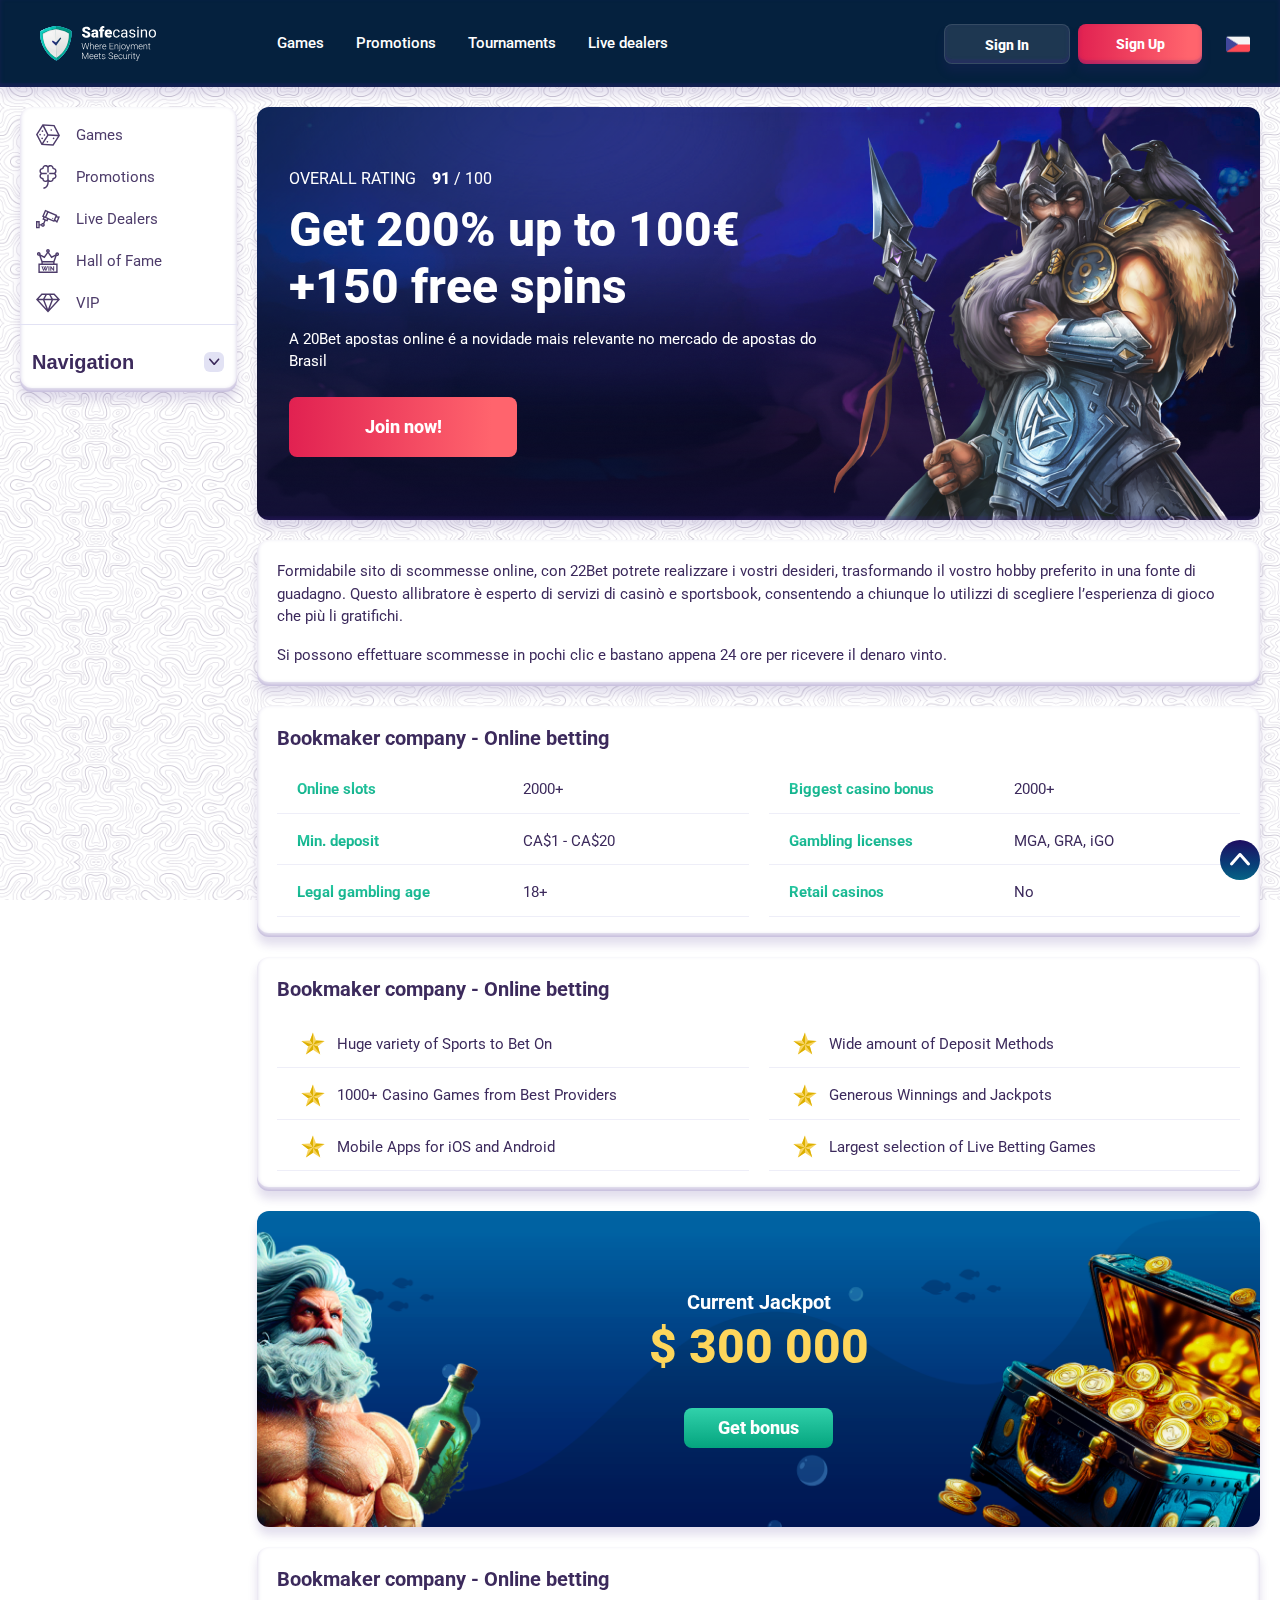
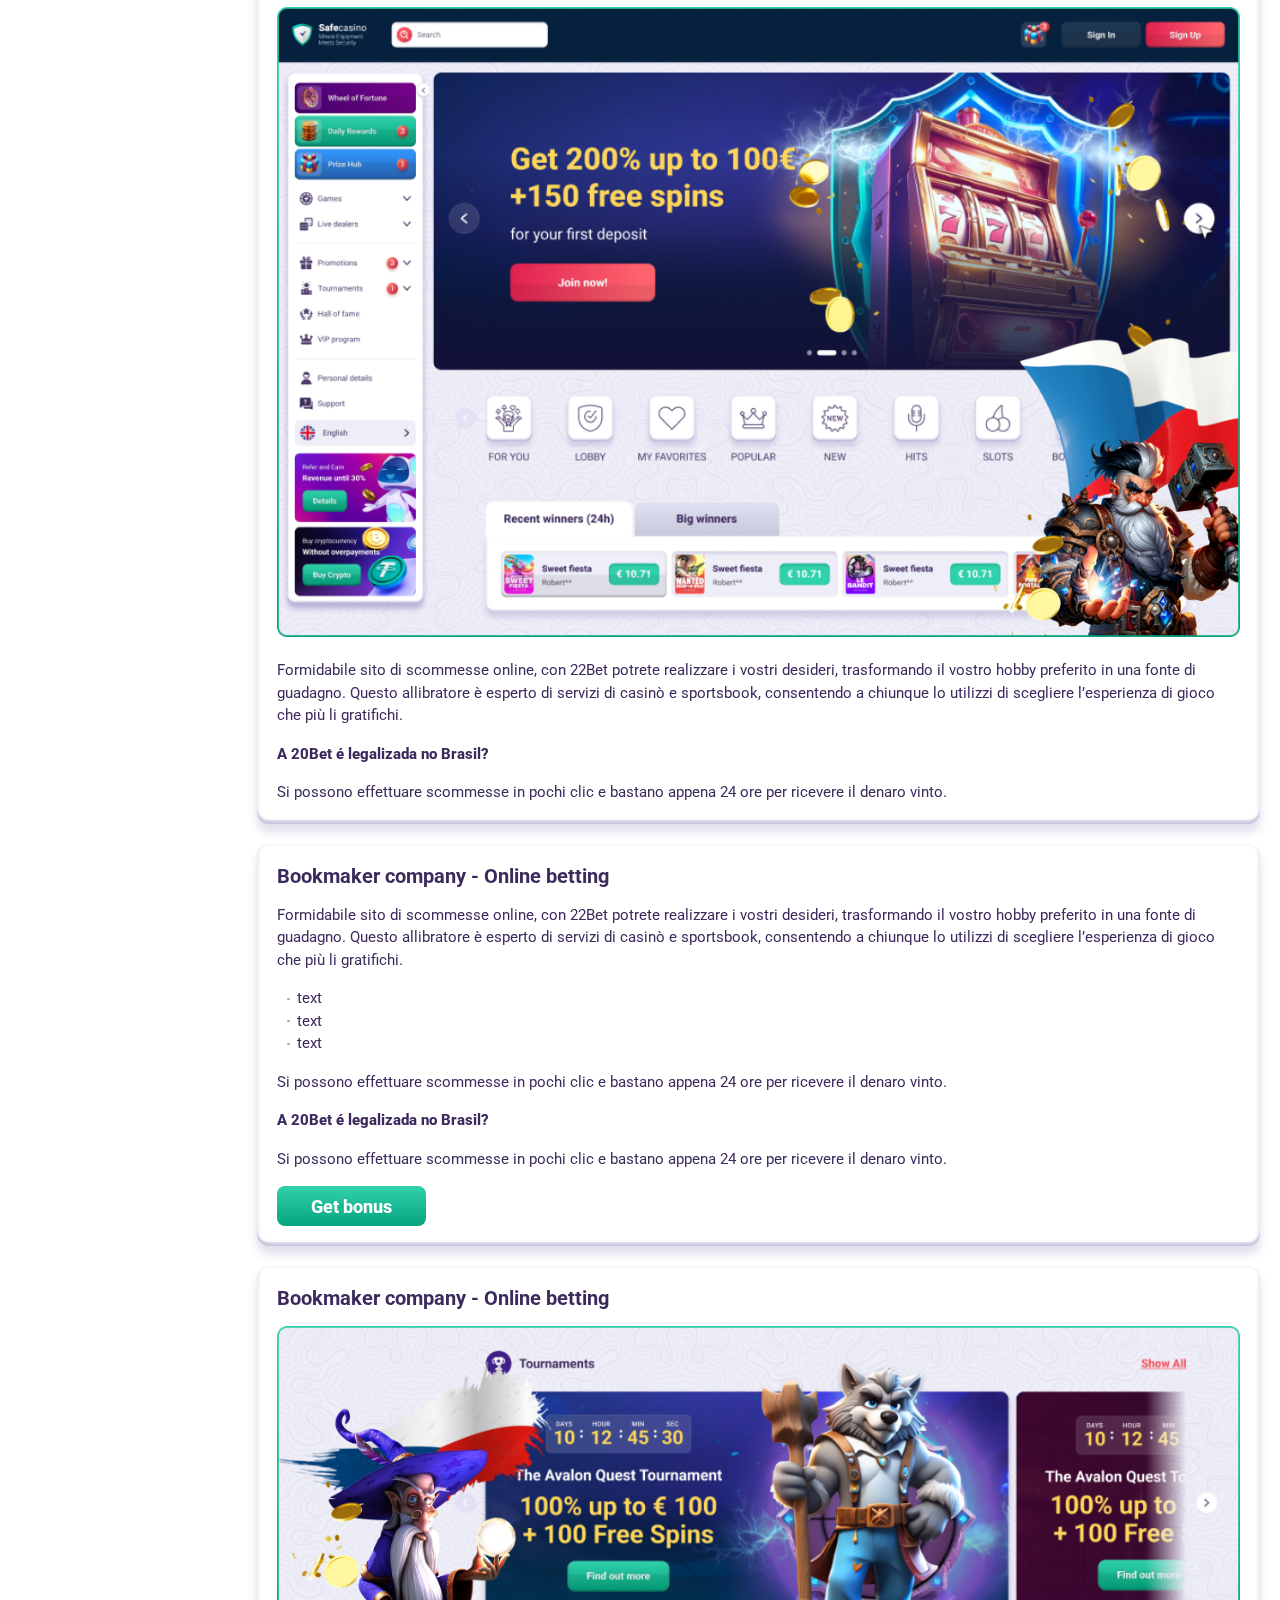
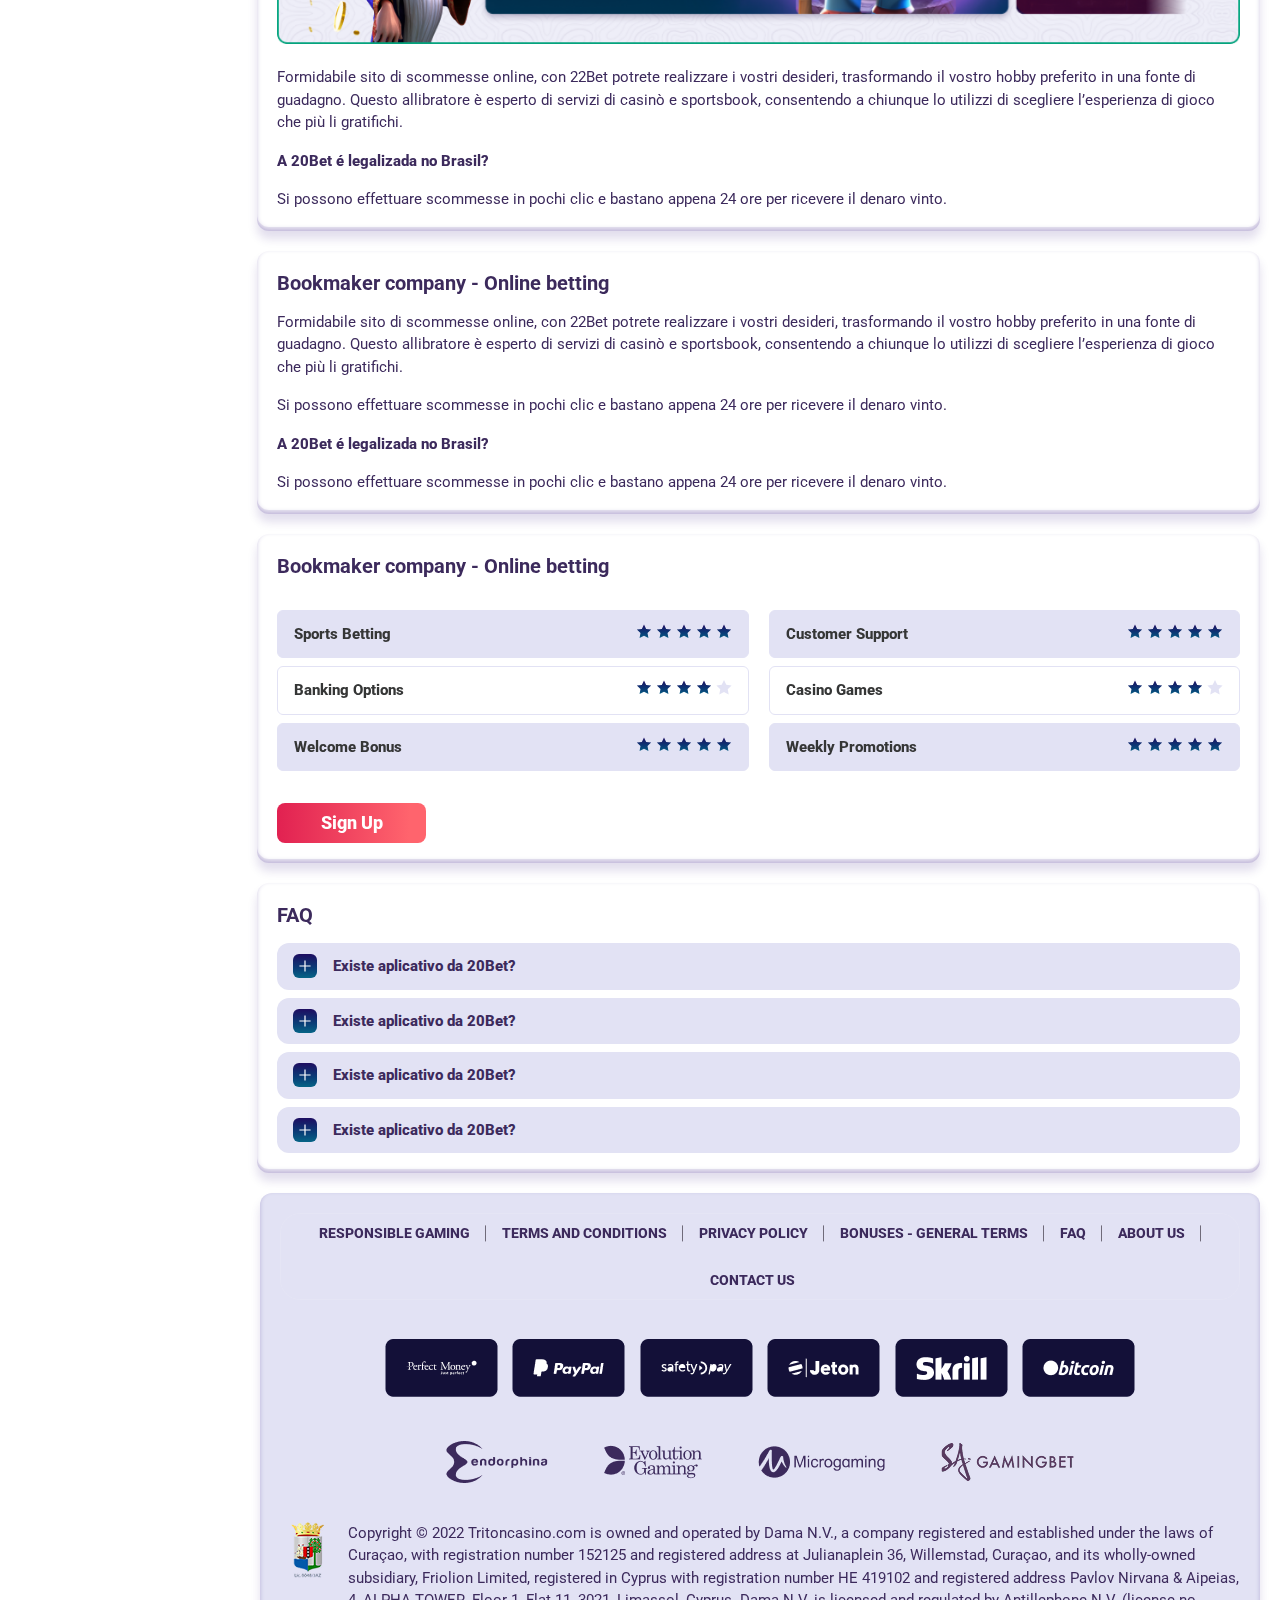
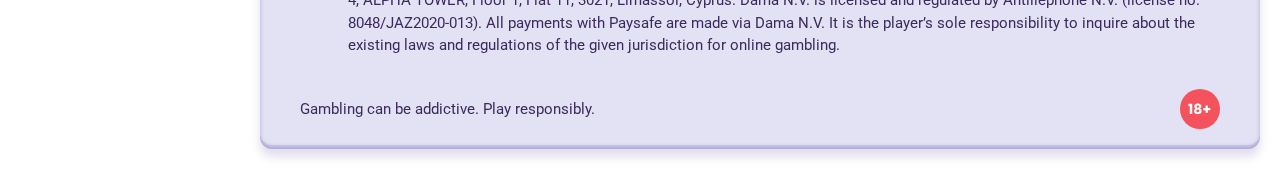
<file: index.html>
<!DOCTYPE html>
<html lang="cz">
  <head>
    <meta charset="UTF-8" />
    <meta name="viewport" content="width=device-width, initial-scale=1.0" />
    <title>Get 200% up to 100€
      +150 free spins</title>
    <meta
      name="description"
      content="A 20Bet apostas online é a novidade mais relevante no mercado de apostas do Brasil"
    />
    <meta property="og:site_name" content="Slotsgem Casino" />
    <meta
      property="og:title"
      content="Get 200% up to 100€
      +150 free spins"
    />
    <meta property="og:type" content="website" />
    <meta property="og:url" content="http://safecasino.cz/" />
    <meta property="og:image" content />
    <meta property="og:image:alt" content />
    <meta property="og:locale" content="cz" />
    <meta
      property="og:description"
      content="A 20Bet apostas online é a novidade mais relevante no mercado de apostas do Brasil"
    />
    <link rel="preconnect" href="https://fonts.googleapis.com" />
    <link rel="preconnect" href="https://fonts.gstatic.com" crossorigin />
    <link
      href="https://fonts.googleapis.com/css2?family=Poppins:wght@400;500;600;700;900&family=Roboto&family=Roboto+Condensed:ital,wght@0,100..900;1,100..900&display=swap"
      rel="stylesheet"
    />
    <link rel="stylesheet" href="./css/reset.css" />
    <link rel="stylesheet" href="./css/main.css" />
    <link rel="stylesheet" href="./css/media.css" />
    <link rel="icon" href="./images/favicon.png" type="image/x-icon" />
     <script src="https://code.jquery.com/jquery-3.6.1.min.js" integrity="sha256-o88AwQnZB+VDvE9tvIXrMQaPlFFSUTR+nldQm1LuPXQ=" crossorigin="anonymous"></script>
  </head>
  <body>
    <header class="header">
      <section class="content header__content">
        <a href="#" class="logo header__logo"
          ><img src="./images/logo.svg" alt="logo" title=""
        /></a>
        <button class="header__btn-menu">
          <svg
            width="16px"
            height="16px"
            viewBox="0 0 16 16"
            xmlns="http://www.w3.org/2000/svg"
          >
            <rect y="0" width="16" height="3" rx="1.5"></rect>
            <rect y="6.5" width="16" height="3" rx="1.5"></rect>
            <rect y="13" width="16" height="3" rx="1.5"></rect>
          </svg>
        </button>
        <nav class="menu header__menu">
          <ul class="header__menu-list">
            <li><a href="#">Games</a></li>
            <li><a href="#">Promotions</a></li>
            <li><a href="#">Tournaments</a></li>
            <li><a href="#">Live dealers</a></li>
            
          </ul>
          <div class="header__btn">
            <a
              href="#"
              class="header__button header__button-login header__btn-login"
              >Sign In
            </a>
            <a
              href="#"
              class="header__button header__button-signin header__btn-signin"
              >Sign Up</a
            >
          </div>
        </nav>
        <a href="#" class="header__button header__button-login">Sign In </a>
        <a href="#" class="header__button header__button-signin">Sign Up</a>

        <a class="header__country" href="#">
          <span><img src="./images/flag.png" alt="Sweden Flag" title /></span>
        </a>
      </section>
    </header>
 <main class="main">
        <aside class="sidebar-wrapper">
            <section class="content sidebar">
              <nav class="menu sidebar__menu">
                <ul>
                  <li >
                    <a href="#" ><img class="icon-default" src="./images/sidebar/games.svg" alt=" Games"  title/>
                      <img class="icon-hover" src="./images/sidebar/games-hover.svg" alt=" Games"  title/>Games</a>
                    
                  </li>
                  <li >
                    <a href="#" > <img class="icon-default" src="./images/sidebar/promotions.svg"  alt="Promotions"  title/>
                      <img class="icon-hover"  src="./images/sidebar/promotions-hover.svg"  alt="Promotions"  title />
                      <span>Promotions</span></a>
                  </li>    
                  <li >
                    <a href="#" ><img class="icon-default" src="./images/sidebar/live.svg" alt="Live Dealers"  title/>
                      <img class="icon-hover" src="./images/sidebar/live-hover.svg" alt="Live Dealers"  title/>
                     Live Dealers</a>
                  </li>
                  <li >
                    <a href="#" ><img class="icon-default" src="./images/sidebar/hall.svg" alt="Hall of Fame" title>
                      <img class="icon-hover" src="./images/sidebar/hall-hover.svg" alt="Hall of Fame" title>
                      Hall of Fame</a>
                  </li>
                  <li >
                    <a href="" ><img class="icon-default" src="./images/sidebar/vip.svg" alt="vip" title/>
                      <img class="icon-hover" src="./images/sidebar/vip-hover.svg" alt="vip" title/>  VIP</a>
                  </li>
                  
                </ul>
              </nav>
    
              <div class="sidebar__navigation">
                <button class="sidebar__links-button">
                  Navigation 
                </button>
                <div class="sidebar__links">
                  <ul class="sidebar__links-list">
                      <li ><a  href="#" title>Review of 22Bet</a></li>
                      <li ><a  href="#" title>Registration</a></li>
                      <li ><a  href="#" title>22Bet Betting Expert Reviews</a></li>
                      <li ><a  href="#" title>Layouts and navigation</a></li>
                      <li ><a  href="#" title>Sports betting</a></li>
                      <li ><a  href="#" title>Sports offers</a></li>
                      <li ><a  href="#" title>Live betting</a></li>
                      <li ><a  href="#" title>Cash out</a></li>
                      <li ><a  href="#" title>Live stream</a></li>
                  </ul>
                </div>
              </div>
            </section>
          </aside>
    
          <section class="content__wrapper">
            <section class="content hero hero__content">
              <div class="background hero__background">
                <img src="./images/main/bg-main.png" alt="hero" title />
              </div>
    
              <div class="hero__data">
                <div
                  class="hero__rating"
                  itemscope
                  itemtype="http://schema.org/Game"
                >
                  <p>Overall Rating</p>
                  <meta itemprop="name" content="http://safecasino.cz/" />
                  <span
                    itemprop="aggregateRating"
                    itemscope
                    itemtype="http://schema.org/AggregateRating"
                  >
                    <span itemprop="ratingValue"> 91 </span>
                    <span> / </span>
                    <span itemprop="bestRating"> 100 </span>
                    <meta itemprop="reviewCount" content="100" />
                  </span>
                </div>
                <h1 class="title general hero__title">
                  Get 200% up to 100€
                  +150 free spins
                </h1>
                <p class="hero__text">A 20Bet apostas online é a novidade mais relevante no mercado de apostas do Brasil</p>
    
                <a href="#" class="button hero__button">Join now!</a>
              </div>
            </section>
            <section class="content page-nav">
              <div class="page-nav-button sidebar__links-button">
                Navigation 
              </div>
              <ul class="page-nav-list sidebar__links-list">
               
                <li ><a  href="#" title>Review of 22Bet</a></li>
                <li ><a  href="#" title>Registration</a></li>
                <li ><a  href="#" title>22Bet Betting Expert Reviews</a></li>
                <li ><a  href="#" title>Layouts and navigation</a></li>
                <li ><a  href="#" title>Sports betting</a></li>
                <li ><a  href="#" title>Sports offers</a></li>
                <li ><a  href="#" title>Live betting</a></li>
                <li ><a  href="#" title>Cash out</a></li>
                <li ><a  href="#" title>Live stream</a></li>
              </ul>
            </section>
            <section class="content article ">
          
                <p >
                  Formidabile sito di scommesse online, con 22Bet potrete realizzare i
                  vostri desideri, trasformando il vostro hobby preferito in una fonte
                  di guadagno. Questo allibratore è esperto di servizi di casinò e
                  sportsbook, consentendo a chiunque lo utilizzi di scegliere
                  l’esperienza di gioco che più li gratifichi.
                </p>
              
                <p >
                  Si possono effettuare scommesse in pochi clic e bastano appena 24 ore
                  per ricevere il denaro vinto.
                </p>
              </section> 
              
              <section class="content about">
                <h2 class="title high about__title">Bookmaker company - Online betting</h2>
                <table class="about__table">
                  <tbody class="about__group">
                    
                      <tr>
                      <td>Online slots</td>
                      <td>2000+</td>
                     </tr>
                     <tr>
                      <td>Min. deposit</td>
                      <td>CA$1 - CA$20</td>
                     </tr>
                     <tr>
                      <td>Legal gambling age</td>
                      <td>18+</td>
                     </tr>
                    </div>
                  </tbody>
                  <tbody class="about__group">
                        <tr>
                        <td>Biggest casino bonus</td>
                        <td>2000+</td>
                      </tr>
                      <tr>
                        <td>Gambling licenses</td>
                        <td>MGA, GRA, iGO</td>
                      </tr>
                      <tr>
                        <td>Retail casinos</td>
                        <td>No</td>
                      </tr>
                    </div>
                  </tbody>
                </table>
              </section> 
              <section class="content features">
                <h2 class="title high features__title">Bookmaker company - Online betting</h2>
                  <div class="features__list">
                    <div class="features__info">
                    <ul >
                      <li class="features__item">
                              Huge variety of Sports to Bet On
                      </li>
                      <li>
                        1000+ Casino Games from Best Providers
                      </li>
                      <li>
                        Mobile Apps for iOS and Android
                      </li>
                    </ul>
                    </div>
                   <div class="features__info">
                    <ul >
                      <li>
                        Wide amount of Deposit Methods
                      </li>
                      <li>
                        Generous Winnings and Jackpots
                      </li>
                      <li>
                       Largest selection of Live Betting Games
                      </li>
                    </ul>
                   </div>
                  </div>
              </section>  
              <section class="content banner">
                <div class="background banner__background">
                  <img src="./images/main/banner-main.png" alt="banner" title />
                </div>
                <div class="banner__info">
                  <h2 class="title high banner__title-main">
                    Current Jackpot
                    <strong> $ 300 000 </strong>
                  </h2>
                  <a href="#" class="button banner__button">Get bonus</a>
                </div>
              </section>
              
             <section class=" content article">
                <h2 class="article__title high title">Bookmaker company - Online betting</h2>
                <div class="images">
                  <img
                  src="./images/main/image1-main.png"
                  alt="images" title
                  class=""
                  
                />
                </div>
                <p class="">
                  Formidabile sito di scommesse online, con 22Bet potrete realizzare i
                  vostri desideri, trasformando il vostro hobby preferito in una fonte
                  di guadagno. Questo allibratore è esperto di servizi di casinò e
                  sportsbook, consentendo a chiunque lo utilizzi di scegliere
                  l’esperienza di gioco che più li gratifichi.
                </p>
                <h3 >A 20Bet é legalizada no Brasil?</h3>
                <p >
                  Si possono effettuare scommesse in pochi clic e bastano appena 24 ore
                  per ricevere il denaro vinto.
                </p>
              </section>
              <section class=" content article ">
                <h2 class="article__title high title">Bookmaker company - Online betting</h2>
                <p >
                  Formidabile sito di scommesse online, con 22Bet potrete realizzare i
                  vostri desideri, trasformando il vostro hobby preferito in una fonte
                  di guadagno. Questo allibratore è esperto di servizi di casinò e
                  sportsbook, consentendo a chiunque lo utilizzi di scegliere
                  l’esperienza di gioco che più li gratifichi.
                </p>
                <ul>
                  <li >text</li>
                  <li >text</li>
                  <li >text</li>
                </ul>
                <p >
                  Si possono effettuare scommesse in pochi clic e bastano appena 24 ore
                  per ricevere il denaro vinto.
                </p>
                <h3 >A 20Bet é legalizada no Brasil?</h3>
                <p >
                  Si possono effettuare scommesse in pochi clic e bastano appena 24 ore
                  per ricevere il denaro vinto.
                </p>
                <a href="#" class="button  article__button">Get bonus</a>
              </section>
              <section class=" content article">
                <h2 class="article__title high title">Bookmaker company - Online betting</h2>
                <div class="images">
                  <img
                  src="./images/main/image2-main.png"
                  alt="images" title
                  class=""
                  
                />
                </div>
                <p class="">
                  Formidabile sito di scommesse online, con 22Bet potrete realizzare i
                  vostri desideri, trasformando il vostro hobby preferito in una fonte
                  di guadagno. Questo allibratore è esperto di servizi di casinò e
                  sportsbook, consentendo a chiunque lo utilizzi di scegliere
                  l’esperienza di gioco che più li gratifichi.
                </p>
                <h3 >A 20Bet é legalizada no Brasil?</h3>
                <p >
                  Si possono effettuare scommesse in pochi clic e bastano appena 24 ore
                  per ricevere il denaro vinto.
                </p>
              </section>
              <section class=" content article ">
                <h2 class="article__title high title">Bookmaker company - Online betting</h2>
                <p >
                  Formidabile sito di scommesse online, con 22Bet potrete realizzare i
                  vostri desideri, trasformando il vostro hobby preferito in una fonte
                  di guadagno. Questo allibratore è esperto di servizi di casinò e
                  sportsbook, consentendo a chiunque lo utilizzi di scegliere
                  l’esperienza di gioco che più li gratifichi.
                </p>
                <p >
                  Si possono effettuare scommesse in pochi clic e bastano appena 24 ore
                  per ricevere il denaro vinto.
                </p>
                <h3>A 20Bet é legalizada no Brasil?</h3>
                
                <p >
                  Si possono effettuare scommesse in pochi clic e bastano appena 24 ore
                  per ricevere il denaro vinto.
                </p>
               
              </section>
             <section class="content ratings ">
                <h2 class="ratings__title title high">
                  Bookmaker company - Online betting
                </h2>
                
          <div class="ratings__content">
            <ul class="ratings__list">
              <li>
                <div  class="ratings__info">
                  <div class="ratings__img">
                    <img src="./images/main/ratings-icon.svg" alt="ratings" title>
                    <img src="./images/main/ratings-icon.svg" alt="ratings" title>
                    <img src="./images/main/ratings-icon.svg" alt="ratings" title>
                    <img src="./images/main/ratings-icon.svg" alt="ratings" title>
                    <img src="./images/main/ratings-icon.svg" alt="ratings" title>
                    
                  </div>
                  <p>Sports betting</p>
              
                </div>
                
              </li>
              <li>
                <div class="ratings__info">
                  <div class="ratings__img">
                    <img src="./images/main/ratings-icon.svg" alt="ratings" title>
                    <img src="./images/main/ratings-icon.svg" alt="ratings" title>
                    <img src="./images/main/ratings-icon.svg" alt="ratings" title>
                    <img src="./images/main/ratings-icon.svg" alt="ratings" title>
                    <img src="./images/main/ratings-icon-grey.svg" alt="ratings" title>
                
                  </div>
                  <p>Banking options</p>
                  
                </div>
                
              </li>
              <li>
                <div class="ratings__info">
                  <div class="ratings__img">
                    <img src="./images/main/ratings-icon.svg" alt="ratings" title>
                  <img src="./images/main/ratings-icon.svg" alt="ratings" title>
                  <img src="./images/main/ratings-icon.svg" alt="ratings" title>
                  <img src="./images/main/ratings-icon.svg" alt="ratings" title>
                  <img src="./images/main/ratings-icon.svg" alt="ratings" title>
                  </div>  
                  <p>Welcome bonus</p>
                  
                </div>
                
              </li>
            </ul >
            <ul class="ratings__list">
              <li>
                <div class="ratings__info">
                  <div class="ratings__img">
                    <img src="./images/main/ratings-icon.svg" alt="ratings" title>
                    <img src="./images/main/ratings-icon.svg" alt="ratings" title>
                    <img src="./images/main/ratings-icon.svg" alt="ratings" title>
                    <img src="./images/main/ratings-icon.svg" alt="ratings" title>
                    <img src="./images/main/ratings-icon.svg" alt="ratings" title>
                    
                  </div>  
                  <p>Customer support</p>
                  
                </div>
                
            </li>
              
              <li>
                <div class="ratings__info">
                  <div class="ratings__img">
                    <img src="./images/main/ratings-icon.svg" alt="ratings" title>
                    <img src="./images/main/ratings-icon.svg" alt="ratings" title>
                    <img src="./images/main/ratings-icon.svg" alt="ratings" title>
                    <img src="./images/main/ratings-icon.svg" alt="ratings" title>
                    <img src="./images/main/ratings-icon-grey.svg" alt="ratings" title>
                   
                  </div>
                  <p>Casino games</p>
                  
                </div>
                
               
              </li>
             
            <li>
              <div class="ratings__info">
                <div class="ratings__img">
                  <img src="./images/main/ratings-icon.svg" alt="ratings" title>
                  <img src="./images/main/ratings-icon.svg" alt="ratings" title>
                  <img src="./images/main/ratings-icon.svg" alt="ratings" title>
                  <img src="./images/main/ratings-icon.svg" alt="ratings" title>
                  <img src="./images/main/ratings-icon.svg" alt="ratings" title>
                 
                </div>  
                <p>Weekly promotions</p>
                
              </div> 
             
            </li> 
             
            
            
             
            </ul>
          </div>
            
              <a href="#" class="button ratings__button">Sign Up</a>
              </section>
               <section class="content faq ">
                <h2 class="title high faq__title ">FAQ</h2>
                <ul class="faq__list " itemscope itemtype="https://schema.org/FAQPage">
                  <li class="faq__item"  itemscope itemprop="mainEntity" itemtype="https://schema.org/Question">
                    <h3 class="title medium faq__subtitle js-button-expander"  itemprop="name">Existe aplicativo da 20Bet?
                     </h3>
                    <div  class="faq__answer js-expand-content" itemscope  itemprop="acceptedAnswer" itemtype="https://schema.org/Answer">
                      <p  itemprop="text">
                        Formidabile sito di scommesse online, con 22Bet potrete realizzare i vostri desideri, trasformando il vostro hobby preferito in una fonte di guadagno. Questo allibratore è esperto di servizi di casinò e sportsbook, consentendo a chiunque lo utilizzi di scegliere l’esperienza di gioco che più li gratifichi.
                      </p>
                    </div>
                  </li>
                  <li class="faq__item"  itemscope itemprop="mainEntity" itemtype="https://schema.org/Question">
                    <h3 class="title medium faq__subtitle js-button-expander"  itemprop="name">Existe aplicativo da 20Bet?</h3>
                    <div class="faq__answer js-expand-content" itemscope  itemprop="acceptedAnswer" itemtype="https://schema.org/Answer">
                      <p  itemprop="text">
                        Formidabile sito di scommesse online, con 22Bet potrete realizzare i vostri desideri, trasformando il vostro hobby preferito in una fonte di guadagno. Questo allibratore è esperto di servizi di casinò e sportsbook, consentendo a chiunque lo utilizzi di scegliere l’esperienza di gioco che più li gratifichi.
                      </p>
                    </div>
                  </li> 
                   <li class="faq__item"  itemscope itemprop="mainEntity" itemtype="https://schema.org/Question">
                    <h3 class="title medium faq__subtitle js-button-expander"  itemprop="name">Existe aplicativo da 20Bet?</h3>
                    <div class="faq__answer js-expand-content" itemscope  itemprop="acceptedAnswer" itemtype="https://schema.org/Answer">
                      <p  itemprop="text">
                        Formidabile sito di scommesse online, con 22Bet potrete realizzare i vostri desideri, trasformando il vostro hobby preferito in una fonte di guadagno. Questo allibratore è esperto di servizi di casinò e sportsbook, consentendo a chiunque lo utilizzi di scegliere l’esperienza di gioco che più li gratifichi.
                      </p>
                    </div>
                  </li> 
                  <li class="faq__item"  itemscope itemprop="mainEntity" itemtype="https://schema.org/Question">
                    <h3 class="title medium faq__subtitle js-button-expander"  itemprop="name">Existe aplicativo da 20Bet?</h3>
                    <div class="faq__answer js-expand-content" itemscope  itemprop="acceptedAnswer" itemtype="https://schema.org/Answer">
                      <p  itemprop="text">
                        Formidabile sito di scommesse online, con 22Bet potrete realizzare i vostri desideri, trasformando il vostro hobby preferito in una fonte di guadagno. Questo allibratore è esperto di servizi di casinò e sportsbook, consentendo a chiunque lo utilizzi di scegliere l’esperienza di gioco che più li gratifichi.
                      </p>
                    </div>
                  </li> 
                  
                </ul>
              </section> 
              <div class=""  onclick="scrollToTop()">
                <button class="main__arrow" id="scrollToTopBtn"></button>
              </div> 
          </section>
    
    </main> 
    <footer class="footer">
      <section class="content footer__content">
        
        <ul class="footer__menu">
          <li><a href="#">RESPONSIBLE GAMING</a></li>
          <li><a href="#">TERMS AND CONDITIONS</a></li>
          <li><a href="#">PRIVACY POLICY</a></li>
          <li><a href="#">BONUSES - GENERAL TERMS</a></li>
          <li><a href="#">FAQ</a></li>
          <li><a href="#">ABOUT US</a></li>
          <li><a href="#">CONTACT US</a></li>
         
        </ul>
        <ul class="footer__cards">
          <li>
            <a href="#"><img src="./images/perfect.png" alt="cards" title /></a>
          </li>
          <li>
            <a href="#"><img src="./images/paypal.png" alt="cards" title /></a>
          </li>
          <li>
            <a href="#"
              ><img src="./images/safety.png" alt="cards" title
            /></a>
          </li>
          <li>
            <a href="#"><img src="./images/jeton.png" alt="cards" title /></a>
          </li>
          <li>
            <a href="#"><img src="./images/scrill.png" alt="cards" title /></a>
          </li>
          <li>
            <a href="#"><img src="./images/bitcoin.png" alt="cards" title /></a>
          </li>
          
        </ul>
        <ul class="footer__cards footer__cards-last">
          <li>
            <a href="#"><img src="./images/endorfina.png" alt="cards" title /></a>
          </li>
          <li>
            <a href="#"><img src="./images/evolution.png" alt="cards" title /></a>
          </li>
          <li>
            <a href="#"
              ><img src="./images/micro.png" alt="cards" title
            /></a>
          </li>
          <li>
            <a href="#"><img src="./images/gaming.png" alt="cards" title /></a>
          </li>
          
          
        </ul>
        <div class="footer__wrap">
          <img src="./images/footer-frame.png" alt="logo" title />
          <p>
            Copyright &copy; 2022 Tritoncasino.com is owned and operated by Dama N.V., a company registered and established under the laws of Curaçao, with registration number 152125 and registered address at Julianaplein 36, Willemstad, Curaçao, and its wholly-owned subsidiary, Friolion Limited, registered in Cyprus with registration number HE 419102 and registered address Pavlov Nirvana & Aipeias, 4, ALPHA TOWER, Floor 1, Flat 11, 3021, Limassol, Cyprus. Dama N.V. is licensed and regulated by Antillephone N.V. (license no. 8048/JAZ2020-013). All payments with Paysafe are made via Dama N.V. It is the player’s sole responsibility to inquire about the existing laws and regulations of the given jurisdiction for online gambling.
          </p>
        </div>
        <div class="footer__wrapp">
          
          <p>
            Gambling can be addictive. Play responsibly.
          </p>
          <img src="./images/age.svg" alt="age" title />
        </div>
      </section>
    </footer>
    <script src="./js/sidebar.js" defer></script>
    <script src="./js/arrowUp.js" defer></script>
    <script src="./js/expander.js" defer></script>
    <script src="./js/mobile-menu.js" defer></script>
  </body>
</html>
</file>
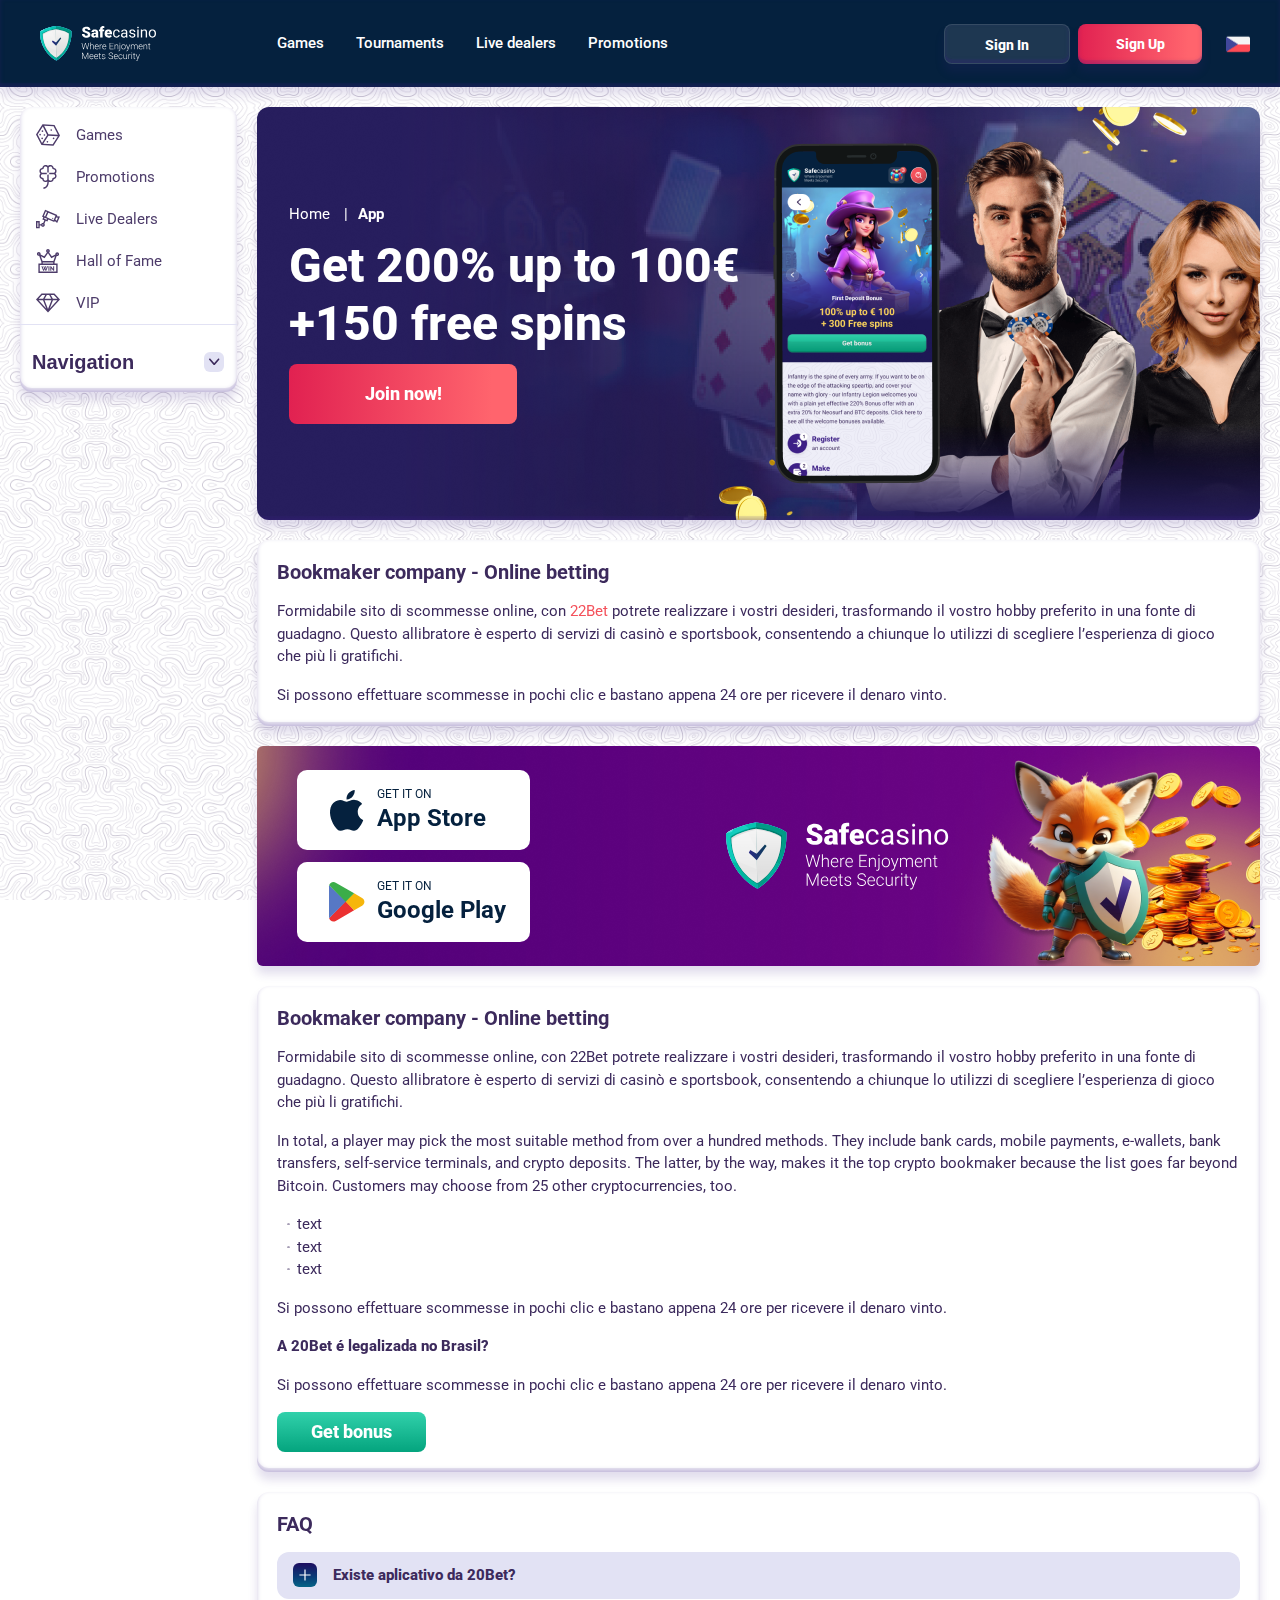
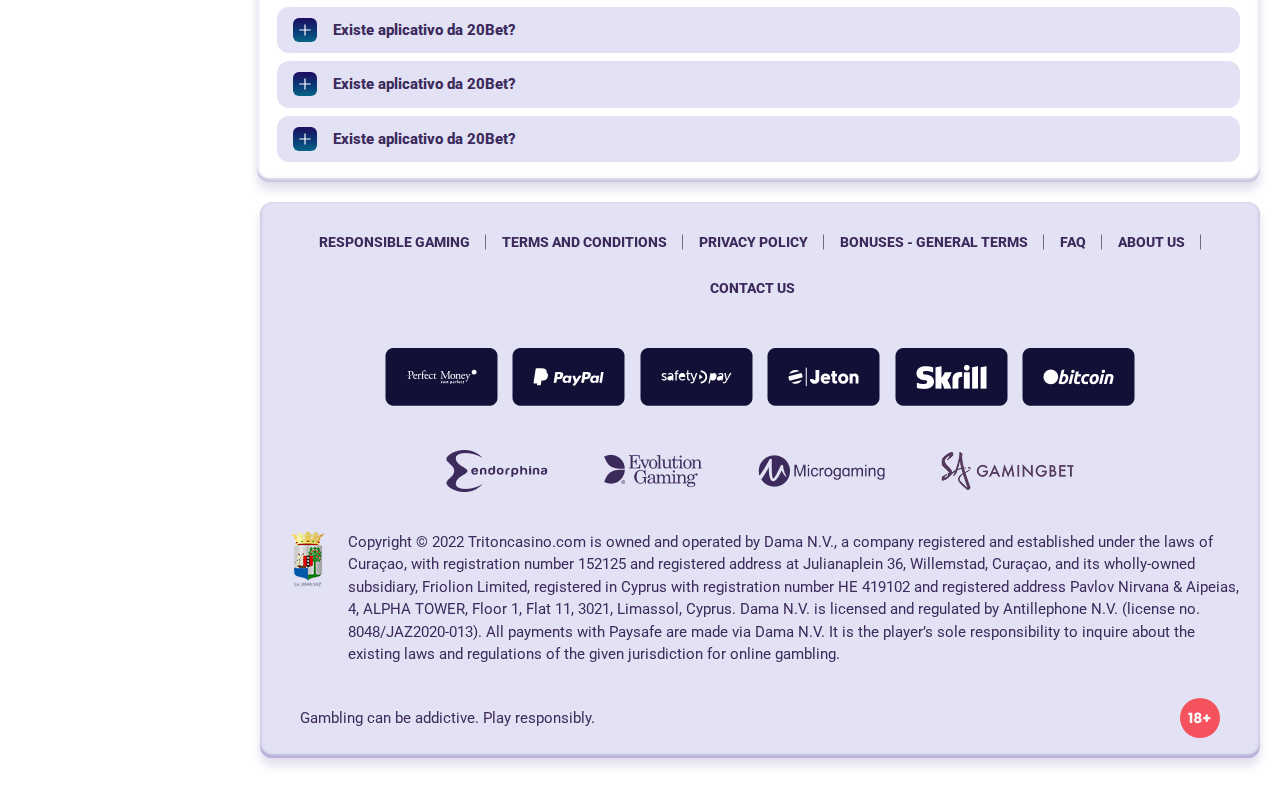
<file: app.html>
<!DOCTYPE html>
<html lang="cz">
  <head>
    <meta charset="UTF-8" />
    <meta name="viewport" content="width=device-width, initial-scale=1.0" />
    <title>Get 200% up to 100€
      +150 free spins</title>
    <meta
      name="description"
      content="A 20Bet apostas online é a novidade mais relevante no mercado de apostas do Brasil"
    />
    <meta property="og:site_name" content="Slotsgem Casino" />
    <meta
      property="og:title"
      content="Get 200% up to 100€
      +150 free spins"
    />
    <meta property="og:type" content="website" />
    <meta property="og:url" content="http://safecasino.cz/" />
    <meta property="og:image" content />
    <meta property="og:image:alt" content />
    <meta property="og:locale" content="cz" />
    <meta
      property="og:description"
      content="A 20Bet apostas online é a novidade mais relevante no mercado de apostas do Brasil."
    />
    <link rel="preconnect" href="https://fonts.googleapis.com" />
    <link rel="preconnect" href="https://fonts.gstatic.com" crossorigin />
    <link
      href="https://fonts.googleapis.com/css2?family=Poppins:wght@400;500;600;700;900&family=Roboto&family=Roboto+Condensed:ital,wght@0,100..900;1,100..900&display=swap"
      rel="stylesheet"
    />
    <link rel="stylesheet" href="./css/reset.css" />
    <link rel="stylesheet" href="./css/main.css" />
    <link rel="stylesheet" href="./css/media.css" />
    <link rel="icon" href="./images/favicon.png" type="image/x-icon" />
    <script
      src="https://code.jquery.com/jquery-3.6.1.min.js"
      integrity="sha256-o88AwQnZB+VDvE9tvIXrMQaPlFFSUTR+nldQm1LuPXQ="
      crossorigin="anonymous"
    ></script>
  </head>
  <body>
    <header class="header">
      <section class="content header__content">
        <a href="#" class="logo header__logo"
          ><img src="./images/logo.svg" alt="logo" title=""
        /></a>
        <button class="header__btn-menu">
          <svg
            width="16px"
            height="16px"
            viewBox="0 0 16 16"
            xmlns="http://www.w3.org/2000/svg"
          >
            <rect y="0" width="16" height="3" rx="1.5"></rect>
            <rect y="6.5" width="16" height="3" rx="1.5"></rect>
            <rect y="13" width="16" height="3" rx="1.5"></rect>
          </svg>
        </button>
        <nav class="menu header__menu">
          <ul class="header__menu-list">
            <li><a href="#">Games</a></li>
            <li><a href="#">Tournaments</a></li>
            <li><a href="#">Live dealers</a></li>
            <li><a href="#">Promotions</a></li>
          </ul>
          <div class="header__btn">
            <a
              href="#"
              class="header__button header__button-login header__btn-login"
              >Sign In
            </a>
            <a
              href="#"
              class="header__button header__button-signin header__btn-signin"
              >Sign Up</a
            >
          </div>
        </nav>
        <a href="#" class="header__button header__button-login">Sign In </a>
        <a href="#" class="header__button header__button-signin">Sign Up</a>

        <a class="header__country" href="#">
          <span><img src="./images/flag.png" alt="Sweden Flag" title /></span>
        </a>
      </section>
    </header>
    <main class="main">
      <aside class="sidebar-wrapper">
        <section class="content sidebar">
          <nav class="menu sidebar__menu">
            <ul>
              <li >
                <a href="#" ><img class="icon-default" src="./images/sidebar/games.svg" alt=" Games"  title/>
                  <img class="icon-hover" src="./images/sidebar/games-hover.svg" alt=" Games"  title/>Games</a>
               
              </li>
              <li >
                <a href="#" > <img class="icon-default" src="./images/sidebar/promotions.svg"  alt="Promotions"  title/>
                  <img class="icon-hover"  src="./images/sidebar/promotions-hover.svg"  alt="Promotions"  title />
                  <span>Promotions</span></a>
              </li>    
              <li >
                <a href="#" ><img class="icon-default" src="./images/sidebar/live.svg" alt="Live Dealers"  title/>
                  <img class="icon-hover" src="./images/sidebar/live-hover.svg" alt="Live Dealers"  title/>
                 Live Dealers</a>
              </li>
              <li >
                <a href="#" ><img class="icon-default" src="./images/sidebar/hall.svg" alt="Hall of Fame" title>
                  <img class="icon-hover" src="./images/sidebar/hall-hover.svg" alt="Hall of Fame" title>
                  Hall of Fame</a>
              </li>
              <li >
                <a href="" ><img class="icon-default" src="./images/sidebar/vip.svg" alt="vip" title/>
                  <img class="icon-hover" src="./images/sidebar/vip-hover.svg" alt="vip" title/>  VIP</a>
              </li>
            </ul>
          </nav>
          <div class="sidebar__navigation">
          <button class="sidebar__links-button">Navigation</button>
          <div class="sidebar__links">
            <ul class="sidebar__links-list">
              <li><a href="#" title>Review of 22Bet</a></li>
              <li><a href="#" title>Registration</a></li>
              <li><a href="#" title>22Bet Betting Expert Reviews</a></li>
              <li><a href="#" title>Layouts and navigation</a></li>
              <li><a href="#" title>Sports betting</a></li>
              <li><a href="#" title>Sports offers</a></li>
              <li><a href="#" title>Live betting</a></li>
              <li><a href="#" title>Cash out</a></li>
              <li><a href="#" title>Live stream</a></li>
            </ul>
          </div>
          </div>
        </section>
      </aside>

      <section class="content__wrapper">
        <section class="content hero hero__app">
          <div class="background hero__background">
            <img src="./images/app/bg-app.png" alt="hero" title />
          </div>

          <div class="hero__data hero__data-app">
            <ul
              class="breadcrumbs"
              itemscope
              itemtype="https://schema.org/BreadcrumbList"
            >
              <li
                itemprop="itemListElement"
                itemscope
                itemtype="https://schema.org/ListItem"
              >
                <a href="#" itemprop="item">
                  <span itemprop="name">Home</span></a
                >
                <meta itemprop="position" content="1" />
              </li>
              <li
                itemprop="itemListElement"
                itemscope
                itemtype="https://schema.org/ListItem"
              >
                <a href="#" itemprop="item"> <span itemprop="name">App</span></a>
                <meta itemprop="position" content="2" />
              </li>
            </ul>
            <h1 class="title general hero__title hero__title-page">
              Get 200% up to 100€
+150 free spins
            </h1>
            
            <a href="#" class="button hero__button">Join now!</a>
          </div>
        </section>
        <section class="content page-nav">
          <div class="page-nav-button sidebar__links-button">Navigation</div>
          <ul class="page-nav-list sidebar__links-list">
            <li><a href="#" title>Review of 22Bet</a></li>
            <li><a href="#" title>Registration</a></li>
            <li><a href="#" title>22Bet Betting Expert Reviews</a></li>
            <li><a href="#" title>Layouts and navigation</a></li>
            <li><a href="#" title>Sports betting</a></li>
            <li><a href="#" title>Sports offers</a></li>
            <li><a href="#" title>Live betting</a></li>
            <li><a href="#" title>Cash out</a></li>
            <li><a href="#" title>Live stream</a></li>
          </ul>
        </section>
        <section class="content article">
          <h2 class="article__title high title">
            Bookmaker company - Online betting
          </h2>
          <p>
            Formidabile sito di scommesse online, con
            <a href="#" class="article__link">22Bet</a> potrete realizzare i vostri desideri, trasformando il vostro hobby preferito in una fonte di guadagno. Questo allibratore è esperto di servizi di casinò e sportsbook, consentendo a chiunque lo utilizzi di scegliere l’esperienza di gioco che più li gratifichi.
          </p>
          <p>Si possono effettuare scommesse in pochi clic e bastano appena 24 ore per ricevere il denaro vinto.</p>
        </section>
        <section class="content  banner__app">
          <div class="background banner__background-app">
            <img class="background-app" src="./images/app/banner-app.png" alt="banner" title />
          </div>
          <div class="banner__content banner__content-app">
            <a href="#" class="logo banner__logo"
            ><img src="./images/app/logo-app.svg" alt="logo" title=""
          /></a>
            <div class="button__wrap-app">
              <a href="#" class="banner__btn banner__btn-app">
                Get it on
                <span>App Store</span>
              
              </a>
              <a href="#" class="banner__btn banner__btn-android"
                >  Get it on <span>
                 
Google Play
                </span></a
              >
            </div>
          </div>
        </section>
        <section class="content article">
          <h2 class="article__title high title">
            Bookmaker company - Online betting
          </h2>
          <p>
            Formidabile sito di scommesse online, con 22Bet potrete realizzare i vostri desideri, trasformando il vostro hobby preferito in una fonte di guadagno. Questo allibratore è esperto di servizi di casinò e sportsbook, consentendo a chiunque lo utilizzi di scegliere l’esperienza di gioco che più li gratifichi.
          </p>
          <p>
            In total, a player may pick the most suitable method from over a
            hundred methods. They include bank cards, mobile payments,
            e-wallets, bank transfers, self-service terminals, and crypto
            deposits. The latter, by the way, makes it the top crypto bookmaker
            because the list goes far beyond Bitcoin. Customers may choose from
            25 other cryptocurrencies, too.
          </p>
          <ul >
            <li >text</li>
                  <li >text</li>
                  <li >text</li>
          </ul>
          <p>Si possono effettuare scommesse in pochi clic e bastano appena 24 ore per ricevere il denaro vinto.</p>
          <h3>A 20Bet é legalizada no Brasil?</h3>
          <p>Si possono effettuare scommesse in pochi clic e bastano appena 24 ore per ricevere il denaro vinto.</p>
          <a href="#" class="button article__button">Get bonus</a>
        </section>
        <section class="content faq">
          <h2 class="title high faq__title">FAQ</h2>
          <ul class="faq__list" itemscope itemtype="https://schema.org/FAQPage">
            <li class="faq__item"  itemscope itemprop="mainEntity" itemtype="https://schema.org/Question">
              <h3 class="title medium faq__subtitle js-button-expander"  itemprop="name">Existe aplicativo da 20Bet?
               </h3>
              <div  class="faq__answer js-expand-content" itemscope  itemprop="acceptedAnswer" itemtype="https://schema.org/Answer">
                <p  itemprop="text">
                  Formidabile sito di scommesse online, con 22Bet potrete realizzare i vostri desideri, trasformando il vostro hobby preferito in una fonte di guadagno. Questo allibratore è esperto di servizi di casinò e sportsbook, consentendo a chiunque lo utilizzi di scegliere l’esperienza di gioco che più li gratifichi.
                </p>
              </div>
            </li>
            <li class="faq__item"  itemscope itemprop="mainEntity" itemtype="https://schema.org/Question">
              <h3 class="title medium faq__subtitle js-button-expander"  itemprop="name">Existe aplicativo da 20Bet?</h3>
              <div class="faq__answer js-expand-content" itemscope  itemprop="acceptedAnswer" itemtype="https://schema.org/Answer">
                <p  itemprop="text">
                  Formidabile sito di scommesse online, con 22Bet potrete realizzare i vostri desideri, trasformando il vostro hobby preferito in una fonte di guadagno. Questo allibratore è esperto di servizi di casinò e sportsbook, consentendo a chiunque lo utilizzi di scegliere l’esperienza di gioco che più li gratifichi.
                </p>
              </div>
            </li> 
             <li class="faq__item"  itemscope itemprop="mainEntity" itemtype="https://schema.org/Question">
              <h3 class="title medium faq__subtitle js-button-expander"  itemprop="name">Existe aplicativo da 20Bet?</h3>
              <div class="faq__answer js-expand-content" itemscope  itemprop="acceptedAnswer" itemtype="https://schema.org/Answer">
                <p  itemprop="text">
                  Formidabile sito di scommesse online, con 22Bet potrete realizzare i vostri desideri, trasformando il vostro hobby preferito in una fonte di guadagno. Questo allibratore è esperto di servizi di casinò e sportsbook, consentendo a chiunque lo utilizzi di scegliere l’esperienza di gioco che più li gratifichi.
                </p>
              </div>
            </li> 
            <li class="faq__item"  itemscope itemprop="mainEntity" itemtype="https://schema.org/Question">
              <h3 class="title medium faq__subtitle js-button-expander"  itemprop="name">Existe aplicativo da 20Bet?</h3>
              <div class="faq__answer js-expand-content" itemscope  itemprop="acceptedAnswer" itemtype="https://schema.org/Answer">
                <p  itemprop="text">
                  Formidabile sito di scommesse online, con 22Bet potrete realizzare i vostri desideri, trasformando il vostro hobby preferito in una fonte di guadagno. Questo allibratore è esperto di servizi di casinò e sportsbook, consentendo a chiunque lo utilizzi di scegliere l’esperienza di gioco che più li gratifichi.
                </p>
              </div>
            </li> 
            
          </ul>
        </section>
      </section>
    </main>
    <footer class="footer">
      <section class="content footer__content">
        
        <ul class="footer__menu">
          <li><a href="#">RESPONSIBLE GAMING</a></li>
          <li><a href="#">TERMS AND CONDITIONS</a></li>
          <li><a href="#">PRIVACY POLICY</a></li>
          <li><a href="#">BONUSES - GENERAL TERMS</a></li>
          <li><a href="#">FAQ</a></li>
          <li><a href="#">ABOUT US</a></li>
          <li><a href="#">CONTACT US</a></li>
         
        </ul>
        <ul class="footer__cards">
          <li>
            <a href="#"><img src="./images/perfect.png" alt="cards" title /></a>
          </li>
          <li>
            <a href="#"><img src="./images/paypal.png" alt="cards" title /></a>
          </li>
          <li>
            <a href="#"
              ><img src="./images/safety.png" alt="cards" title
            /></a>
          </li>
          <li>
            <a href="#"><img src="./images/jeton.png" alt="cards" title /></a>
          </li>
          <li>
            <a href="#"><img src="./images/scrill.png" alt="cards" title /></a>
          </li>
          <li>
            <a href="#"><img src="./images/bitcoin.png" alt="cards" title /></a>
          </li>
          
        </ul>
        <ul class="footer__cards footer__cards-last">
          <li>
            <a href="#"><img src="./images/endorfina.png" alt="cards" title /></a>
          </li>
          <li>
            <a href="#"><img src="./images/evolution.png" alt="cards" title /></a>
          </li>
          <li>
            <a href="#"
              ><img src="./images/micro.png" alt="cards" title
            /></a>
          </li>
          <li>
            <a href="#"><img src="./images/gaming.png" alt="cards" title /></a>
          </li>
          
          
        </ul>
        <div class="footer__wrap">
          <img src="./images/footer-frame.png" alt="logo" title />
          <p>
            Copyright &copy; 2022 Tritoncasino.com is owned and operated by Dama N.V., a company registered and established under the laws of Curaçao, with registration number 152125 and registered address at Julianaplein 36, Willemstad, Curaçao, and its wholly-owned subsidiary, Friolion Limited, registered in Cyprus with registration number HE 419102 and registered address Pavlov Nirvana & Aipeias, 4, ALPHA TOWER, Floor 1, Flat 11, 3021, Limassol, Cyprus. Dama N.V. is licensed and regulated by Antillephone N.V. (license no. 8048/JAZ2020-013). All payments with Paysafe are made via Dama N.V. It is the player’s sole responsibility to inquire about the existing laws and regulations of the given jurisdiction for online gambling.
          </p>
        </div>
        <div class="footer__wrapp">
          
          <p>
            Gambling can be addictive. Play responsibly.
          </p>
          <img src="./images/age.svg" alt="age" title />
        </div>
      </section>
    </footer>
    <script src="./js/sidebar.js" defer></script>
    <script src="./js/expander.js" defer></script>
    <script src="./js/mobile-menu.js" defer></script>
  </body>
</html>
</file>
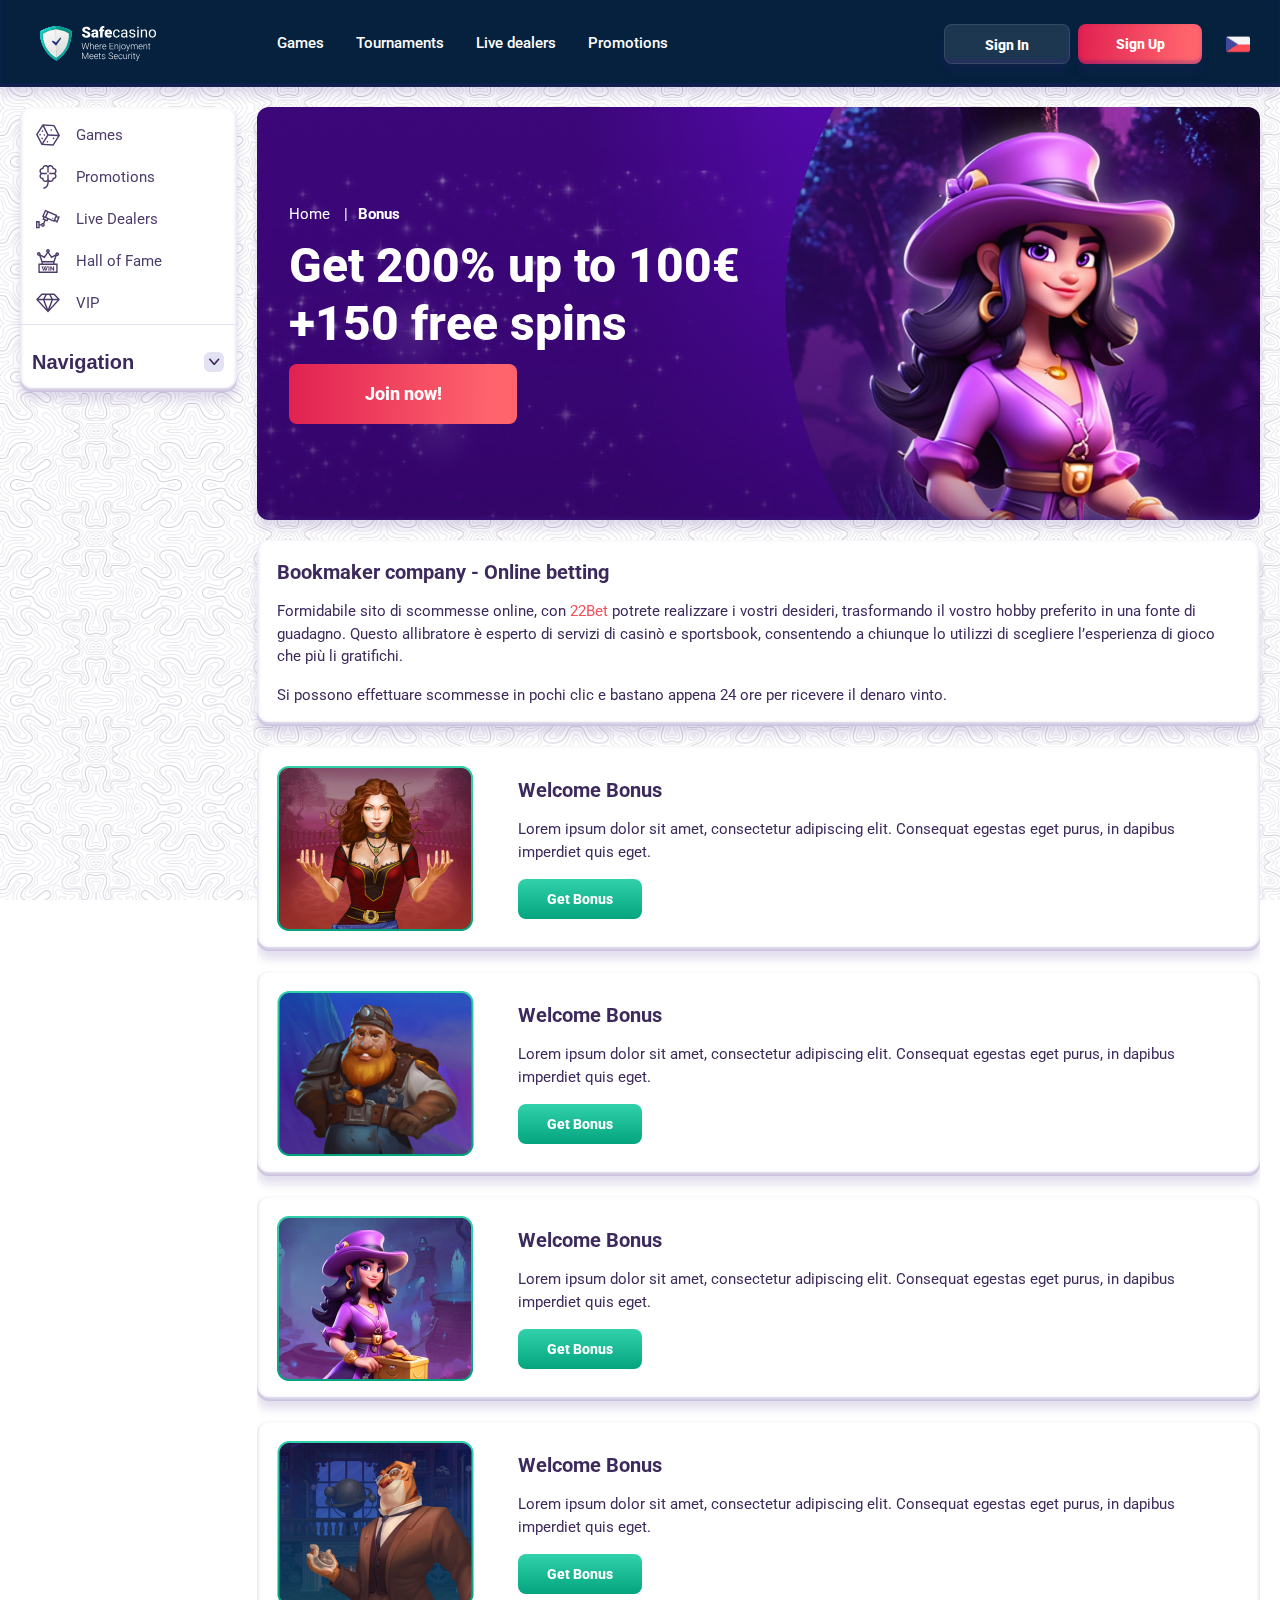
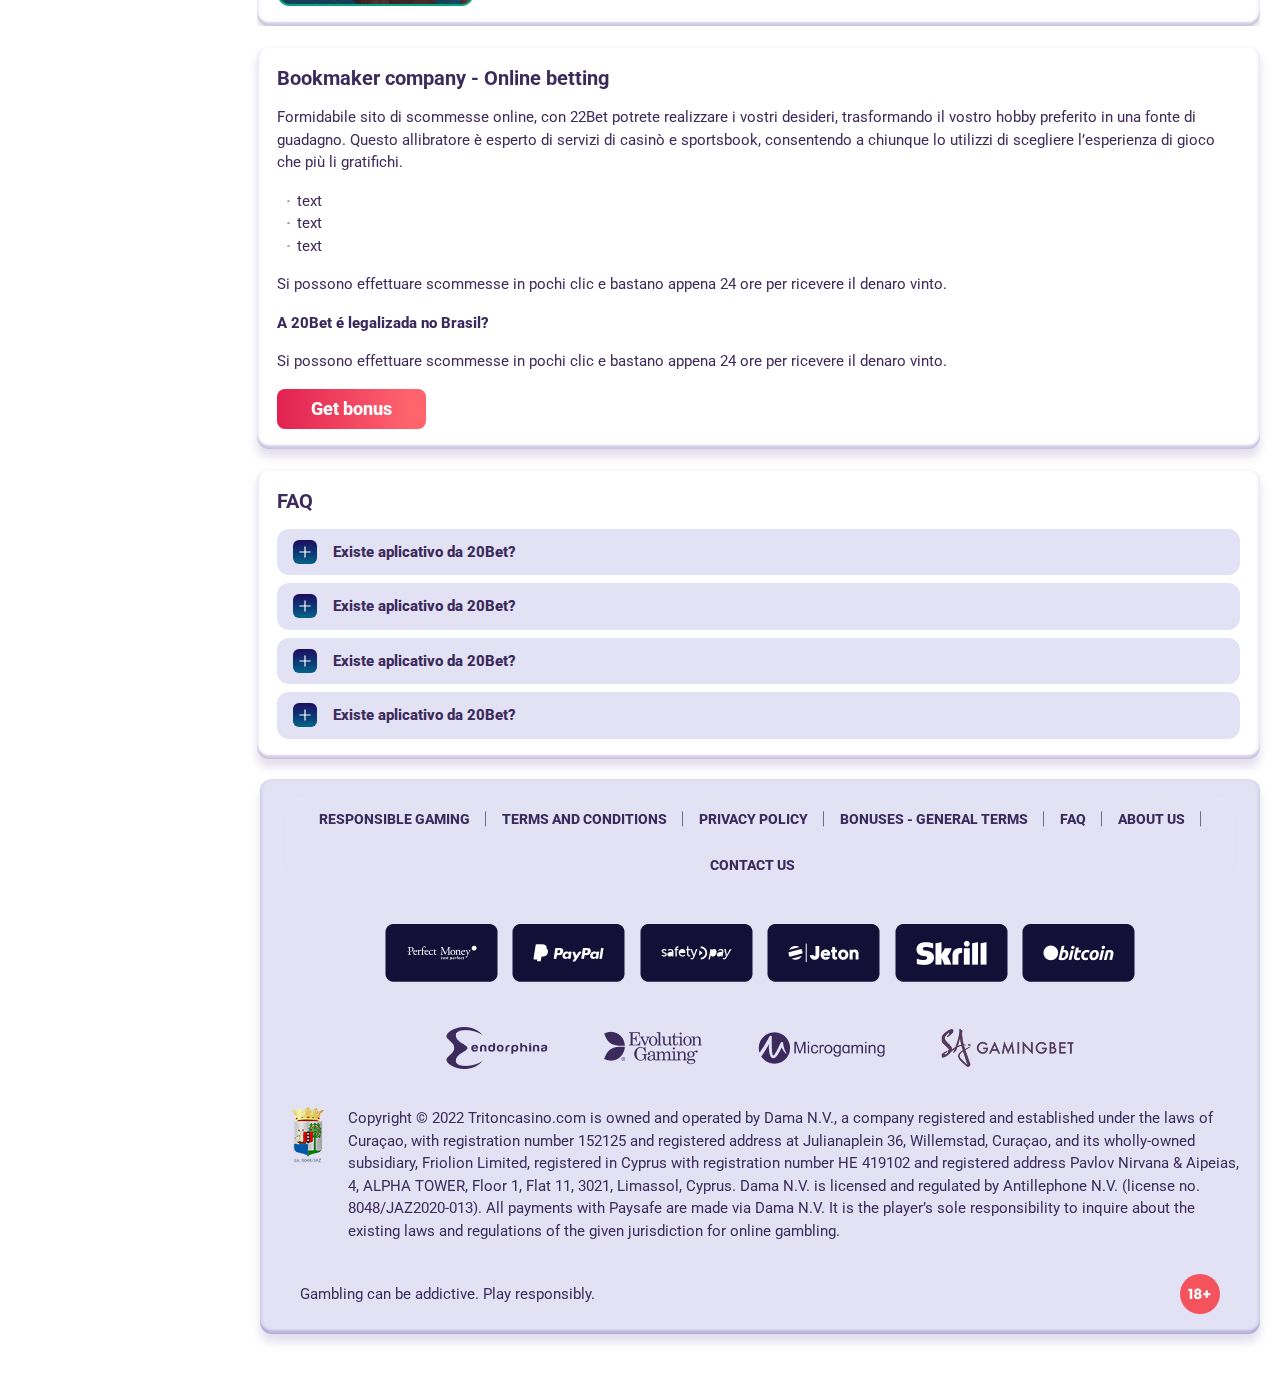
<file: bonus.html>
<!DOCTYPE html>
<html lang="cz">
  <head>
    <meta charset="UTF-8" />
    <meta name="viewport" content="width=device-width, initial-scale=1.0" />
    <title>Get 200% up to 100€
      +150 free spins</title>
    <meta
      name="description"
      content="A 20Bet apostas online é a novidade mais relevante no mercado de apostas do Brasil"
    />
    <meta property="og:site_name" content="Slotsgem Casino" />
    <meta
      property="og:title"
      content="Get 200% up to 100€
      +150 free spins"
    />
    <meta property="og:type" content="website" />
    <meta property="og:url" content="http://safecasino.cz/" />
    <meta property="og:image" content />
    <meta property="og:image:alt" content />
    <meta property="og:locale" content="cz" />
    <meta
      property="og:description"
      content="A 20Bet apostas online é a novidade mais relevante no mercado de apostas do Brasil"
    />
    <link rel="preconnect" href="https://fonts.googleapis.com" />
    <link rel="preconnect" href="https://fonts.gstatic.com" crossorigin />
    <link
      href="https://fonts.googleapis.com/css2?family=Poppins:wght@400;500;600;700;900&family=Roboto&family=Roboto+Condensed:ital,wght@0,100..900;1,100..900&display=swap"
      rel="stylesheet"
    />
    <link rel="stylesheet" href="./css/reset.css" />
    <link rel="stylesheet" href="./css/main.css" />
    <link rel="stylesheet" href="./css/media.css" />
    <link rel="icon" href="./images/favicon.png" type="image/x-icon" />
    <script
      src="https://code.jquery.com/jquery-3.6.1.min.js"
      integrity="sha256-o88AwQnZB+VDvE9tvIXrMQaPlFFSUTR+nldQm1LuPXQ="
      crossorigin="anonymous"
    ></script>
  </head>
  <body>
    <header class="header">
      <section class="content header__content">
        <a href="#" class="logo header__logo"
          ><img src="./images/logo.svg" alt="logo" title=""
        /></a>
        <button class="header__btn-menu">
          <svg
            width="16px"
            height="16px"
            viewBox="0 0 16 16"
            xmlns="http://www.w3.org/2000/svg"
          >
            <rect y="0" width="16" height="3" rx="1.5"></rect>
            <rect y="6.5" width="16" height="3" rx="1.5"></rect>
            <rect y="13" width="16" height="3" rx="1.5"></rect>
          </svg>
        </button>
        <nav class="menu header__menu">
          <ul class="header__menu-list">
            <li><a href="#">Games</a></li>
            <li><a href="#">Tournaments</a></li>
            <li><a href="#">Live dealers</a></li>
            <li><a href="#">Promotions</a></li>
          </ul>
          <div class="header__btn">
            <a
              href="#"
              class="header__button header__button-login header__btn-login"
              >Sign In
            </a>
            <a
              href="#"
              class="header__button header__button-signin header__btn-signin"
              >Sign Up</a
            >
          </div>
        </nav>
        <a href="#" class="header__button header__button-login">Sign In </a>
        <a href="#" class="header__button header__button-signin">Sign Up</a>

        <a class="header__country" href="#">
          <span><img src="./images/flag.png" alt="Sweden Flag" title /></span>
        </a>
      </section>
    </header>
    <main class="main">
      <aside class="sidebar-wrapper">
        <section class="content sidebar">
          <nav class="menu sidebar__menu">
            <ul>
              <li >
                <a href="#" ><img class="icon-default" src="./images/sidebar/games.svg" alt=" Games"  title/>
                  <img class="icon-hover" src="./images/sidebar/games-hover.svg" alt=" Games"  title/>Games</a>
                
              </li>
              <li >
                <a href="#" > <img class="icon-default" src="./images/sidebar/promotions.svg"  alt="Promotions"  title/>
                  <img class="icon-hover"  src="./images/sidebar/promotions-hover.svg"  alt="Promotions"  title />
                  <span>Promotions</span></a>
              </li>    
              <li >
                <a href="#" ><img class="icon-default" src="./images/sidebar/live.svg" alt="Live Dealers"  title/>
                  <img class="icon-hover" src="./images/sidebar/live-hover.svg" alt="Live Dealers"  title/>
                 Live Dealers</a>
              </li>
              <li >
                <a href="#" ><img class="icon-default" src="./images/sidebar/hall.svg" alt="Hall of Fame" title>
                  <img class="icon-hover" src="./images/sidebar/hall-hover.svg" alt="Hall of Fame" title>
                  Hall of Fame</a>
              </li>
              <li >
                <a href="" ><img class="icon-default" src="./images/sidebar/vip.svg" alt="vip" title/>
                  <img class="icon-hover" src="./images/sidebar/vip-hover.svg" alt="vip" title/>  VIP</a>
              </li>
            </ul>
          </nav>
          <div class="sidebar__navigation">
          <button class="sidebar__links-button">Navigation</button>
          <div class="sidebar__links">
            <ul class="sidebar__links-list">
              <li><a href="#" title>Review of 22Bet</a></li>
              <li><a href="#" title>Registration</a></li>
              <li><a href="#" title>22Bet Betting Expert Reviews</a></li>
              <li><a href="#" title>Layouts and navigation</a></li>
              <li><a href="#" title>Sports betting</a></li>
              <li><a href="#" title>Sports offers</a></li>
              <li><a href="#" title>Live betting</a></li>
              <li><a href="#" title>Cash out</a></li>
              <li><a href="#" title>Live stream</a></li>
            </ul>
          </div>
        </div>
        </section>
      </aside>

      <section class="content__wrapper">
        <section class="content hero hero__bonus">
          <div class="background hero__background">
            <img src="./images/bonus/bg-bonus.png" alt="hero" title />
          </div>

          <div class="hero__data hero__data-bonus">
            <ul
              class="breadcrumbs"
              itemscope
              itemtype="https://schema.org/BreadcrumbList"
            >
              <li
                itemprop="itemListElement"
                itemscope
                itemtype="https://schema.org/ListItem"
              >
                <a href="#" itemprop="item">
                  <span itemprop="name">Home</span></a
                >
                <meta itemprop="position" content="1" />
              </li>
              <li
                itemprop="itemListElement"
                itemscope
                itemtype="https://schema.org/ListItem"
              >
                <a href="#" itemprop="item"> <span itemprop="name">Bonus</span></a>
                <meta itemprop="position" content="2" />
              </li>
            </ul>
            <h1 class="title general hero__title hero__title-page">
              Get 200% up to 100€
              +150 free spins
            </h1>
            
            <a href="#" class="button hero__button hero__button-bonus">Join now!</a>
          </div>
        </section>
        <section class="content page-nav">
          <div class="page-nav-button sidebar__links-button">Navigation</div>
          <ul class="page-nav-list sidebar__links-list">
            <li><a href="#" title>Review of 22Bet</a></li>
            <li><a href="#" title>Registration</a></li>
            <li><a href="#" title>22Bet Betting Expert Reviews</a></li>
            <li><a href="#" title>Layouts and navigation</a></li>
            <li><a href="#" title>Sports betting</a></li>
            <li><a href="#" title>Sports offers</a></li>
            <li><a href="#" title>Live betting</a></li>
            <li><a href="#" title>Cash out</a></li>
            <li><a href="#" title>Live stream</a></li>
          </ul>
        </section>
        <section class="content article">
          <h2 class="article__title high title">
            Bookmaker company - Online betting
          </h2>
          <p>
            Formidabile sito di scommesse online, con
            <a href="#" class="article__link">22Bet</a> potrete realizzare i vostri desideri, trasformando il vostro hobby preferito in una fonte di guadagno. Questo allibratore è esperto di servizi di casinò e sportsbook, consentendo a chiunque lo utilizzi di scegliere l’esperienza di gioco che più li gratifichi.
          </p>
          <p>Si possono effettuare scommesse in pochi clic e bastano appena 24 ore per ricevere il denaro vinto.</p>
        </section>
        <section class="content bonuses">
          <ul class="bonuses__list">
              <li class="bonuses__item">
                
                 <div class="bonuses__img">
                    <img src="./images/bonus/banner-bonus1.png" alt="" title="">
                 </div>
                 <div class="bonuses__desc">
                  <h2 class="title high bonuses__title">Welcome Bonus</h2>
                  <p>Lorem ipsum dolor sit amet, consectetur adipiscing elit. Consequat egestas eget purus, in dapibus imperdiet quis eget. </p>
                       <div class="bonuses__buttons">
                          <a href="#" class="button bonuses__button">Get Bonus</a>
                          
                       </div>
                  </div>
              </li>
              <li class="bonuses__item">
                
                  <div class="bonuses__img">
                     <img src="./images/bonus/banner-bonus2.png" alt="" title="">
                  </div>
                  <div class="bonuses__desc">
                   <h2 class="title high bonuses__title">Welcome Bonus</h2>
                   <p>Lorem ipsum dolor sit amet, consectetur adipiscing elit. Consequat egestas eget purus, in dapibus imperdiet quis eget. </p>
                        <div class="bonuses__buttons">
                           <a href="#" class="button bonuses__button">Get Bonus</a>
                           
                        </div>
                   </div>
               </li>
               <li class="bonuses__item">
                
                  <div class="bonuses__img">
                     <img src="./images/bonus/banner-bonus3.png" alt="" title="">
                  </div>
                  <div class="bonuses__desc">
                   <h2 class="title high bonuses__title">Welcome Bonus</h2>
                   <p>Lorem ipsum dolor sit amet, consectetur adipiscing elit. Consequat egestas eget purus, in dapibus imperdiet quis eget. </p>
                        <div class="bonuses__buttons">
                           <a href="#" class="button bonuses__button">Get Bonus</a>
                           
                        </div>
                   </div>
               </li>
               <li class="bonuses__item">
                
                  <div class="bonuses__img">
                     <img src="./images/bonus/banner-bonus4.png" alt="" title="">
                  </div>
                  <div class="bonuses__desc">
                   <h2 class="title high bonuses__title">Welcome Bonus</h2>
                   <p>Lorem ipsum dolor sit amet, consectetur adipiscing elit. Consequat egestas eget purus, in dapibus imperdiet quis eget. </p>
                        <div class="bonuses__buttons">
                           <a href="#" class="button bonuses__button">Get Bonus</a>
                           
                        </div>
                   </div>
               </li>
           
           </ul>
        </section>
        <section class="content article">
          <h2 class="article__title high title">
            Bookmaker company - Online betting
          </h2>
          <p>
            Formidabile sito di scommesse online, con 22Bet potrete realizzare i vostri desideri, trasformando il vostro hobby preferito in una fonte di guadagno. Questo allibratore è esperto di servizi di casinò e sportsbook, consentendo a chiunque lo utilizzi di scegliere l’esperienza di gioco che più li gratifichi.
          </p>
          
          <ul >
            <li >text</li>
                  <li >text</li>
                  <li >text</li>
          </ul>
          <p>Si possono effettuare scommesse in pochi clic e bastano appena 24 ore per ricevere il denaro vinto.</p>
          <h3>A 20Bet é legalizada no Brasil?</h3>
          <p>Si possono effettuare scommesse in pochi clic e bastano appena 24 ore per ricevere il denaro vinto.</p>
          <a href="#" class="button article__button article__button-page ">Get bonus</a>
        </section>
        <section class="content faq">
          <h2 class="title high faq__title">FAQ</h2>
          <ul class="faq__list" itemscope itemtype="https://schema.org/FAQPage">
            <li class="faq__item"  itemscope itemprop="mainEntity" itemtype="https://schema.org/Question">
              <h3 class="title medium faq__subtitle js-button-expander"  itemprop="name">Existe aplicativo da 20Bet?
               </h3>
              <div  class="faq__answer js-expand-content" itemscope  itemprop="acceptedAnswer" itemtype="https://schema.org/Answer">
                <p  itemprop="text">
                  Formidabile sito di scommesse online, con 22Bet potrete realizzare i vostri desideri, trasformando il vostro hobby preferito in una fonte di guadagno. Questo allibratore è esperto di servizi di casinò e sportsbook, consentendo a chiunque lo utilizzi di scegliere l’esperienza di gioco che più li gratifichi.
                </p>
              </div>
            </li>
            <li class="faq__item"  itemscope itemprop="mainEntity" itemtype="https://schema.org/Question">
              <h3 class="title medium faq__subtitle js-button-expander"  itemprop="name">Existe aplicativo da 20Bet?</h3>
              <div class="faq__answer js-expand-content" itemscope  itemprop="acceptedAnswer" itemtype="https://schema.org/Answer">
                <p  itemprop="text">
                  Formidabile sito di scommesse online, con 22Bet potrete realizzare i vostri desideri, trasformando il vostro hobby preferito in una fonte di guadagno. Questo allibratore è esperto di servizi di casinò e sportsbook, consentendo a chiunque lo utilizzi di scegliere l’esperienza di gioco che più li gratifichi.
                </p>
              </div>
            </li> 
             <li class="faq__item"  itemscope itemprop="mainEntity" itemtype="https://schema.org/Question">
              <h3 class="title medium faq__subtitle js-button-expander"  itemprop="name">Existe aplicativo da 20Bet?</h3>
              <div class="faq__answer js-expand-content" itemscope  itemprop="acceptedAnswer" itemtype="https://schema.org/Answer">
                <p  itemprop="text">
                  Formidabile sito di scommesse online, con 22Bet potrete realizzare i vostri desideri, trasformando il vostro hobby preferito in una fonte di guadagno. Questo allibratore è esperto di servizi di casinò e sportsbook, consentendo a chiunque lo utilizzi di scegliere l’esperienza di gioco che più li gratifichi.
                </p>
              </div>
            </li> 
            <li class="faq__item"  itemscope itemprop="mainEntity" itemtype="https://schema.org/Question">
              <h3 class="title medium faq__subtitle js-button-expander"  itemprop="name">Existe aplicativo da 20Bet?</h3>
              <div class="faq__answer js-expand-content" itemscope  itemprop="acceptedAnswer" itemtype="https://schema.org/Answer">
                <p  itemprop="text">
                  Formidabile sito di scommesse online, con 22Bet potrete realizzare i vostri desideri, trasformando il vostro hobby preferito in una fonte di guadagno. Questo allibratore è esperto di servizi di casinò e sportsbook, consentendo a chiunque lo utilizzi di scegliere l’esperienza di gioco che più li gratifichi.
                </p>
              </div>
            </li> 
            
          </ul>
        </section>
      </section>
    </main>
    <footer class="footer">
      <section class="content footer__content">
       
        <ul class="footer__menu">
          <li><a href="#">RESPONSIBLE GAMING</a></li>
          <li><a href="#">TERMS AND CONDITIONS</a></li>
          <li><a href="#">PRIVACY POLICY</a></li>
          <li><a href="#">BONUSES - GENERAL TERMS</a></li>
          <li><a href="#">FAQ</a></li>
          <li><a href="#">ABOUT US</a></li>
          <li><a href="#">CONTACT US</a></li>
         
        </ul>
        <ul class="footer__cards">
          <li>
            <a href="#"><img src="./images/perfect.png" alt="cards" title /></a>
          </li>
          <li>
            <a href="#"><img src="./images/paypal.png" alt="cards" title /></a>
          </li>
          <li>
            <a href="#"
              ><img src="./images/safety.png" alt="cards" title
            /></a>
          </li>
          <li>
            <a href="#"><img src="./images/jeton.png" alt="cards" title /></a>
          </li>
          <li>
            <a href="#"><img src="./images/scrill.png" alt="cards" title /></a>
          </li>
          <li>
            <a href="#"><img src="./images/bitcoin.png" alt="cards" title /></a>
          </li>
          
        </ul>
        <ul class="footer__cards footer__cards-last">
          <li>
            <a href="#"><img src="./images/endorfina.png" alt="cards" title /></a>
          </li>
          <li>
            <a href="#"><img src="./images/evolution.png" alt="cards" title /></a>
          </li>
          <li>
            <a href="#"
              ><img src="./images/micro.png" alt="cards" title
            /></a>
          </li>
          <li>
            <a href="#"><img src="./images/gaming.png" alt="cards" title /></a>
          </li>
          
          
        </ul>
        <div class="footer__wrap">
          <img src="./images/footer-frame.png" alt="logo" title />
          <p>
            Copyright &copy; 2022 Tritoncasino.com is owned and operated by Dama N.V., a company registered and established under the laws of Curaçao, with registration number 152125 and registered address at Julianaplein 36, Willemstad, Curaçao, and its wholly-owned subsidiary, Friolion Limited, registered in Cyprus with registration number HE 419102 and registered address Pavlov Nirvana & Aipeias, 4, ALPHA TOWER, Floor 1, Flat 11, 3021, Limassol, Cyprus. Dama N.V. is licensed and regulated by Antillephone N.V. (license no. 8048/JAZ2020-013). All payments with Paysafe are made via Dama N.V. It is the player’s sole responsibility to inquire about the existing laws and regulations of the given jurisdiction for online gambling.
          </p>
        </div>
        <div class="footer__wrapp">
          
          <p>
            Gambling can be addictive. Play responsibly.
          </p>
          <img src="./images/age.svg" alt="age" title />
        </div>
      </section>
    </footer>
    <script src="./js/sidebar.js" defer></script>
    <script src="./js/expander.js" defer></script>
    <script src="./js/mobile-menu.js" defer></script>
  </body>
</html>
</file>
<file: css/main.css>
html {
  scroll-behavior: smooth;
  text-size-adjust: 100%;
  box-sizing: border-box;
  
}

body {
  display: block;
  position: relative;
  width: 100%;
  font-family: "Roboto", sans-serif;
  font-size: 15px;
  font-weight: 400;
  line-height: 22.5px;
  text-align: left;
  color: #3C2A5C;
  overflow-x: hidden;
}

body::before {
  content: "";
  position: fixed;
  top: 0;
  left: 0;
  width: 100%;
  height: 100%;
  background: url(../images/bg-body.png) repeat;
  background-size: 15%;
  opacity: 0.3; 
  pointer-events: none;
}

.content {
  display: block;
  position: relative;
  width: 100%;
  max-width: 1163px;
  overflow: hidden;
  border-radius: 12px;
  background: #FFFFFF;
  box-shadow: 
    0px 8px 10px 0px #3D1F8626, 
    0px -4px 0px 0px #3D1F861A inset, 
    0px -2px 4px 0px #3D1F8640 inset;

  padding: 20px;
  margin: 0 auto 20px auto;
}

h1,
h2,
h3,
h4,
.title {
  display: block;
  position: relative;
  font-size: 48px;
  font-weight: 800;
  line-height: 57.6px;
  text-align: center;
  color:#Ffffff;
}

h2,
.title.high {
  display: flex;
  justify-content: flex-start;
  align-items: center;
  font-size: 20px;
  line-height: 24px;
  font-weight: 700;
  color:#3C2A5C;
  text-align: left;
  margin-bottom: 16px;
}

h3,
title.medium {
  font-size: 15px;
  font-weight: 800;
  line-height: 22.5px;
  text-align: left;
  color: #3C2A5C;
}
h4,
title.mini {
  font-size: 28px;
  font-weight: 700;
  line-height: 32px;
  text-align: center;
  color: #ffd400;
}

article > *,
.article > *,
.desk > * {
  margin-top: 16px;
}

article > *:first-child,
.article > *:first-child,
.desk > *:first-child {
  margin-top: 0 !important;
}

article > h2,
.article > h2,
.desk > h2 {
  margin-top: 32px;
}

article > h3,
.article > h3,
.desk > h3 {
  margin-top: 16px;
}
article > h4,
.article > h4,
.desk > h4 {
  margin-top: 16px;
}

.button
 {
  position: relative;
  width: 228px;
  height: 60px;
  background: linear-gradient(91.42deg, #E12151 0%, #FF646D 88.65%);
  border-radius: 8px;
  overflow: hidden;
  font-size: 18px;
  font-weight: 800;
  line-height: 21.6px;
  text-align: center;
  text-decoration: none;
  color: #ffffff;
  white-space: nowrap;
  cursor: pointer;
  padding: 19px 74.5px;
  margin: 0 auto;
  transition: all 0.5s;
}




.button:hover {
  transform: scale(1.1);
}

.header__button {
  position: relative;
  min-width: 124px;
  height: 40px;
  font-size: 14px;
  font-weight: 800;
  line-height: 22.4px;
  text-align: center;
  text-decoration: none;
  text-transform: capitalize;
  border-radius: 8px;
  white-space: nowrap;
  color: #FFFFFF;
  cursor: pointer;
  padding: 9px 37px;
  margin: 0 auto;
  box-shadow: 
    0px 8px 10px 0px #3D1F8626, 
    0px -4px 0px 0px #3D1F861A inset, 
    0px -2px 4px 0px #3D1F8640 inset;
}

.header__button-signin{
  background: linear-gradient(91.42deg, #E12151 0%, #FF646D 88.65%);
  
  margin-right: 24px;
  margin-left: 0;
  transition: all 0.5s;
}

.header__button-signin:hover {
  background: #FFFFFF1A; 
  border: 1px solid #FFFFFF1A;
}

.header__button-login {
  background: #FFFFFF1A;
  border: 1px solid #FFFFFF1A;
  margin-left: auto;
  margin-right: 8px;
  padding: 9px 40px;
}

.header__button-login:hover {
  background: linear-gradient(91.42deg, #E12151 0%, #FF646D 88.65%);

}

.header,
.main,
.footer {
  display: flex;
  position: relative;
  justify-content: space-between;
  align-items: center;
  width: 100%;
  max-width: 1440px;
  padding: 20px;
  margin: 0 auto;
}

.background,
.hero__background {
  display: block;
  position: absolute;
  bottom: 0;
  left: 0;
  height: 100%;
  width: 100%;
  overflow: hidden;
}

.background img,
.hero__background img {
  position: relative;
  display: block;
  width: 100%;
  height: 100%;
  object-fit: cover;
}
.images img {
  border-radius: 6px;
  width: 100%;
  height: 100%;
  overflow: hidden;
}

/* -------------------HEADER---------------- */

.header {
  position: fixed;
  top: 0;
  left: 0;
  right: 0;
  background: #05213E;
  padding: 0;
  z-index: 100;
  max-width: 100%;
}

.header__content {
  display: flex;
  align-items: center;
  flex-direction: row;
  max-width: 1440px;
  max-height: 87px;
  border-radius: 0;
  background:#05213E;
  padding: 20px;
  margin-bottom: 0;
}

.logo {
  display: block;
  position: relative;
  flex: 0 0 116px;
  margin-right: 121px;
  padding: 20px 0;
  transition: all 0.5s;
}

.header__logo {
  margin-left: 20px;
}

.logo:hover {
  transform: scale(1.2);
}

.logo img {
  display: block;
  position: relative;
  width: auto;
  max-height: 47px;
}

.header__menu {
  display: flex;
  white-space: nowrap;
  max-height: calc(100vh - 87px);
  overflow-y: auto;
}

.header__menu-list {
  display: flex;
  flex: 1 1 auto;
  flex-direction: row;
  justify-content: center;
  align-items: center;
  white-space: nowrap;
  gap: 32px;
}

.header__menu-list li {
  display: block;
  text-align: left;
  transition: all 0.5s;
}

.header__menu-list li a {
  display: block;
  color: #ffffff;
  font-weight: 500;
  padding: 20px 0;
}

.header__menu li a:hover {
 color: #E12151;

}
.header__country {
  margin-right: 10px;
}

.header__country span {
  display: inline-block;
}

.header__country img {
  width: 24px;
  height: 24px;
  vertical-align: middle;
}

.header__btn {
  display: none;
}
/* -------------- header__btn-menu-----------*/

.header__btn-menu {
  display: block;
  flex: 0 1 auto;
  min-width: 0;
  background: #FFFFFF1A;

  border: 1px solid #ffffff;
  padding: 12px;
  order: 3;
  transition: all 0.5s;
}

svg {
  position: relative;
  fill: 
  #04A47E;
  line-height: 1;
  vertical-align: 1;
}

.header__btn-menu {
  display: none;
}

/* -------------main------------- */
.main {
  padding-top: 107px;
  padding-bottom: 0;
}

.content__wrapper {
  display: block;
  position: relative;
  flex: 1 1 100%;
  margin-left: 20px;
}

/* -------------sidebar--------- */

.sidebar-wrapper {
  display: block;
  position: relative;
  align-self: stretch;
  flex: 0 0 217px;
}
.sidebar {
  position: sticky;

  top: 80px;
  bottom: 20px;
  background: #FFFFFF;
  padding: 0px;
  overflow-y: auto;
 
}

.sidebar::-webkit-scrollbar {
  display: none;
}

.sidebar__menu ul li a {
  display: block;
  position: relative;
  color: #4D3C6A;
  transition: all 0.5s;
  display: flex;
  align-items: center;
  transition: all 0.5s;
}

.sidebar__menu ul li:hover {
  background: linear-gradient(180deg, #31D1AB 0%, #04A47E 100%);

}

.sidebar__menu ul li:hover a img{
 filter:brightness(0) invert(1); 

}

.sidebar__menu ul li:hover a {
  color:#ffffff
}



/*  */

.sidebar__menu{
  padding: 12px 0;
}

.sidebar__menu ul li{
  display: flex;
  align-items: center;
  padding: 0 12px;
  transition: all 0.5s;
}


.sidebar__menu ul li + li {
  margin-top: 10px;
}
.sidebar__menu li a img {
  min-width: 32px;
  min-height: 32px;
  margin: auto;
  margin-right: 12px;
  vertical-align: middle;
}



.sidebar__menu ul::after {
  content: "";
  display: block;
  position: relative;
  height: 1px;
  width: 100%;

  background: #E2E2F4;
  margin: 5px 0;
}

.sidebar__links-button {
  position: relative;
  font-size: 20px;
  font-weight: 700;
  line-height: 24px;
  color: #3C2A5C;
  text-align: left;
  background: none;
  white-space: normal;
  padding-right: 90px;
  margin-bottom: 10px;
  transition: all 0.5s;
}

.sidebar__navigation{
  
  padding: 8px 12px;
 border-radius: 8px;

}

.sidebar__links-button::after {
  content: "";
  display: block;
  position: absolute;
  right: 0;
  top: 2px;
  width: 20px;
  height: 20px;
  background: url(../images/sidebar/sidebar-arrowDown.svg) no-repeat center center / contain;
  transition: all 0.5s;
}

.sidebar__links-button.active::after {
  background: url(../images/sidebar/sidebar-arrowUp.svg) no-repeat center center / contain;
  transition: all 0.5s;
 
}

.sidebar__links-list li a {
  position: relative;
  display: block;
  color: #4D3C6A;
  text-decoration: underline;
  transition: all 0.5s;
 
}

li a img.icon-hover {
  opacity: 0;
  position: absolute; 
  top: 0;
  left: 0;
  min-width: 32px;
  min-height: 32px; 
  transition: opacity 0.3s ease; 
}


li a:hover img.icon-hover {
  opacity: 1;
}


li a img.icon-default {
  opacity: 1;
  position: relative;
  min-width: 32px;
  min-height: 32px;
  transition: opacity 0.3s ease; 
}

li a:hover img.icon-default {
  opacity: 0;
}



.sidebar__links-list.active {
  display: block;
}

.sidebar__links-list li a:hover{
  color: #04A47E ;

}


.sidebar__links-list li + li {
  padding-top: 12px;
}

.page-nav-button {
  margin-bottom: 0;
  cursor: pointer;
}

.sidebar__links-list,
.page-nav-list {
  overflow: hidden;
  max-height: 0;
  transition: max-height 0.5s ease;
}

.sidebar__links-list.active,
.page-nav-list.active {
  display: block;
  max-height: 1000px;
}

.page-nav-list.active {
  margin-top: 20px;
}

.page-nav {
  display: none;
}

/* -----------hero------ */

.hero {
  display: flex;
  justify-content: flex-start;
  min-height: 413px;
  height: 413px;
  padding: 0;
  border-radius: 12px;
  padding: 30px 20px 30px 0;
}

.hero__data {
  display: flex;
  flex-direction: column;
  justify-content: center;
  position: relative;
  max-width: 600px;
  height: 353px;
 
  border-radius: 12px;
  padding: 32px;

  
}

.hero__title {
  text-align: left;
  margin-bottom: 12px;
}

.hero__rating {
  display: flex;
  justify-content: flex-start;
  align-items: center;
  margin-bottom: 12px;
  font-size: 16px;line-height: 18.75px;
  font-weight: 400;
  color:#ffffff;
  }

.hero__rating p {
  margin-right: 16px;
  text-transform: uppercase;
}
.hero__rating span {
  display: flex;
  align-items: center;
  gap: 4px;
}

.hero__rating span:nth-child(1) {
  font-weight: 800;

}

.hero__text {
  margin-bottom: 24px;
  text-align: left;
  color:#ffffff;
}
.hero__button {
  margin-left:0;
  z-index: 3;
}
/* -------------article--------------- */

.article .article__subtitle {
  justify-content: start;
  font-size: 20px;
  line-height: 32px;
  color: #ffffff;
  padding: 0;
  margin: 16px 0 0 0;
  text-decoration: none;
}

.article__button,
.ratings__button {
  display:flex;
  justify-content: center;
  align-items: center;
  width: 124px;
  background: linear-gradient(180deg, #31D1AB 0%, #04A47E 100%);
  height: 40px;
  margin-top: 16px;
  margin-right: auto;
  margin-left: 0;
}

.article ul li {
  position: relative;
  padding-left: 20px;
}

.article ul li::before
 {
  content: "";
  position: absolute;
  display: block;
  width: 3px;
  height: 1px;
  border-radius: 50%;
  top: 50%;
  transform: translateY(-50%);
  left: 10px;
  background: #4D3C6A;
}

/* для нумерованого списка */

.article ol {
  counter-reset: ol;
  position: relative;
  
}

.article ol li {
  counter-increment: ol; 
  position: relative; 
  padding-left: 20px;}

.article ol li::before {
  content: counter(ol) "."; 
  display: inline-block;
  position: absolute;
  font: inherit;
  font-weight: 700;
  color: inherit;
  left: 0;
  top: 50%;
  transform: translateY(-50%);
}
/*  */


/* ------about----------- */

table {
  width: 100%;
  display: flex;
}
.about__group {
  display: flex;
  flex-direction: column;
  width: 50%;
  gap: 4px;

}
.about__group + .about__group {
  margin-left: 20px;
}
 table tr  {
  display: flex;
  padding: 12px 20px ;
  border-bottom: 1px solid#EEEEF8;
  background: transparent;
  

}

table td:first-child {
  width: 50%;
  font-weight: 700;
  background: linear-gradient(180deg, #31D1AB 0%, #04A47E 100%);
  
  -webkit-background-clip: text;
    -webkit-text-fill-color: transparent;

 

  
}

table td:last-child {
  width: 50%;
  padding-left: 10px;
}

/* ------------features------ */

.features__info  {
  display: block;
  position: relative;
  
  height: auto;
  
} 
.features__list {
  display: flex;
  gap: 20px;
  justify-content: space-between;
  margin-top: 20px;}

  .features ul li {
    display: flex;
    align-items: center;
    
    border-bottom: 1px solid#EEEEF8;
    background: transparent;
   
    padding: 12px 20px 12px 60px;
  }

  .features ul li::before{
    content: '';
    display: block;
    position: absolute;
    min-width: 32px;
    height: 32px;
    left: 20px;
    background: url(../images/main/features-icon.svg) no-repeat center center / contain;
  }
  
  .features__info ul{
    display: flex;
    flex-direction: column;
    gap: 4px;
  }

.features__info {
  width: 50%;
  
}

/* -------------banner---------------- */

.banner {
  display: flex;
  align-items: flex-start;
  justify-content: center;
  overflow: hidden;
  
  width: 100%;
  padding: 39px 40px;
  
    border-radius: 12px;
    margin-bottom: 20px;
}



.banner__info {
  display: flex;
  flex-direction: column;
  align-items: center;
  position: relative;
 
  min-width: 453px;
  text-align: left;

  padding: 40px;
}

.banner .banner__title-main {
  flex-direction: column;
  align-items: center;
  font-weight: 700;
  line-height: 24px;
  font-size: 20px;
  color: #ffffff;
  text-transform: capitalize;
  margin-bottom: 32px;
}

.banner .banner__title::after {
  display: none;
}

.banner__title-main > *:last-child {
  color: #FDD65B;
  font-size: 48px;
  line-height: 57.6px;
  margin-top: 4px;
  font-weight: 800;
}

.banner .banner__background img{
  object-position: 100%;
}

.banner__button {
  width: 124px;
  height: 40px;
  display: flex;
    justify-content: center;
    align-items: center;
 
  background: linear-gradient(180deg, #31D1AB 0%, #04A47E 100%);
 margin-left: auto;
}

/* ------------ratings------------------- */

.ratings__list {
  margin-top: 16px;
  display: flex;
  flex-direction: column;
  
  flex-wrap: wrap;
  gap: 8px;
  margin-bottom: 16px;
}

.ratings__list li {
  position: relative;
  display: flex;
  justify-content: center;
  flex-direction: column;
  width: 100%;
  border: 1px solid #E2E2F4;
  background: transparent;
  
  border-radius: 6px;
  padding:12px 16px;
  color: #353636;

}
.ratings__content{
  display: flex;
  gap:20px;
}

.ratings__list li:nth-child(odd){
  background: #E2E2F4;
}

.ratings__info {
  display: flex;
  flex-direction:row-reverse;
  justify-content:space-between;
  align-items: center;
  font-size: 15px;
  line-height: 22.5px;
  font-weight: 800;
  color: #353636;
  
  text-transform: capitalize;
}

.ratings__data span {
  font-weight: 400;
}


.ratings__img img{
  
  width: 16px;
  height: 16px;
}

.ratings__button{
  background: linear-gradient(91.42deg, #E12151 0%, #FF646D 88.65%);

}

/* --------faq------------- */

.faq__subtitle {
  position: relative;
  font-weight: 800;
  font-size: 15px;
  line-height: 22.5px;
  text-align: left;
  background:transparent;
  border-radius: 12px;
  
  color: #3C2A5C;
  cursor: pointer;
  background: #E2E2F4; 
  padding: 12px 20px 12px 56px;
}

.faq__list li + li {
  margin-top: 8px;
}

.faq__subtitle::after {
  content: "";
  display: block;
  position: absolute;
  top: 50%;
  transform: translateY(-50%);
  left: 16px;
  width: 24px;
  height: 24px;
  background: url(../images/faq-plus.svg) no-repeat center center / contain;;
  transition: all 0.5s;
}

.faq__subtitle.active::after {
  background: url(../images/faq-minus.svg) no-repeat center center / contain;
  transition: all 0.5s;
}



.faq__item{
  position: relative;
  
}

.faq__subtitle.active {
  background: transparent;
  
}

.faq__answer {
  position: relative;
  padding: 0 20px 16px 20px ;
  border-radius: 6px;
  
}


.faq__item.active::before{
  content: "";
    position: absolute;
    top: 0;
    left: 0;
    right: 0;
    bottom: 0;
    border-radius: 12px;
    padding: 1px;
    
   background: linear-gradient(0deg, #066486 0%, #093D77 40.8%, #1E0D61 100%);
    -webkit-mask: linear-gradient(#fff 0 0) content-box, linear-gradient(#fff 0 0);
    -webkit-mask-composite: destination-out;
    mask-composite: exclude;
    z-index: 0;
}


.js-expand-content {
  display: none;
  overflow: hidden;
}
/*  */

.js-expand-content.expanded {
  height: 100%;
}


/* ---------main__arrow------ */
.main__arrow {
  display: block;
  position: fixed;
  width: 40px;
  height: 40px;
  right: 20px;
  bottom: 20px;
  background: url(../images/ArrowUp.svg) no-repeat center center / contain;
  z-index: 100;
}

/* -------footer------------ */
.footer {
  padding-top: 0;
  padding-left: 260px;
  
}

.footer__content {
  display: flex;
  flex-direction: column;
  align-items: center;
  background: #E2E2F4;
  max-width: 1163px;
  gap: 32px;
  
}

.footer__logo {
  display: flex;
  max-height: 40px;
  padding: 0;
  margin: 0 auto;
  flex: 0;
}

.footer__logo img {
  display: block;
}
.footer__menu {
  display: flex;
  flex-wrap: wrap;
  gap: 16px;
  align-items: center;
  align-content: center;
  justify-content: center;
  border-radius: 20px;
  border: 1px solid #ffffff1a;
  padding: 4px 32px;
}

.footer__menu li a {
  position: relative;
  display: block;
  font-size: 14px;
  font-weight: 800;
  line-height: 22.4px;
  color: #3C2A5C;
  padding: 4px 16px 4px 0;
  transition: all 0.5s ease;
}

.footer__menu li:not(:last-child) a::after{
  content: "";
  position: absolute;
  display: block;
  width: 1px;
  height: 50%;
  transform: translateY(-50%);
  top: 50%;
  right: 0;
  background: #706B7A;
}

.footer__menu li a:hover {
  
  
  color: #E12151;
  
}

.footer__cards {
  display: flex;
  flex-wrap: wrap;
  justify-content: center;
  align-items: center;
  gap: 14.5px;
}
.footer__cards li a {
  display: block;
}

.footer__cards li {
  transition: all 0.5s;
}

.footer__cards li:hover {
  transform: scale(1.1);
}

.footer__cards img {
  width: 100%;
  height: auto;
}

.footer__cards-last{
  gap:56px;
}

.footer__wrap,.footer__wrapp {
  display: flex;
  justify-content: space-between;
  align-items: flex-start;
  gap:12px;

}
.footer__wrap img {
  display: block;
  width: 64px;
  height: 56px;
}

.footer__wrapp{
  align-items: center;
  width: 100%;
  gap: 0;
  padding: 0 20px;
}

.footer__wrap p,.footer__wrapp p {
  color:#3C2A5C;
}

.footer__wrapp img{
  display: block;
  width: 40px;height: 40px;
  margin-left: auto;
}

/* --------------bonus-page--------------- */
.breadcrumbs {
  display: flex;
  justify-content:flex-start;
  text-align: center;
  margin-bottom: 12px;
  white-space: nowrap;
}

.breadcrumbs li:not(:last-child) a {
  padding-left: 0;
}

.hero__title-page{
  color:#ffffff;
}

.breadcrumbs li a {
  font-weight: 400;
  color: #ffffff;
  padding: 10px;
}

.breadcrumbs li:first-child a:hover {
  color: #ffd400;
}

.breadcrumbs li:last-child a {
  font-weight: 700;
}

.breadcrumbs > li:not(:last-child):after {
  content: "|";
  position: relative;
 color: #ffffff;
}

.hero__title-bonus {
  margin-bottom: 16px;
}

.article__link {
  color: #F4525C;
}

.banner__background-page {
  height: 173px;
  max-height: 100%;
  object-fit: cover;
  
}


.banner__background-page img{
  display: block;
  height: 100%;
  width: 100%;
  object-fit: cover;
  

  
}

.content.bonuses {
  padding: 0;
  background: none;
  border-radius: 0;
  box-shadow: none
}

.bonuses__list {
  display: flex;
  flex-wrap: wrap;
  gap: 20px;
  width: 100%;
}

.bonuses__item {
 display: flex;
 align-items: center;
  position: relative;
  width: calc(50% - 10px);

min-height: 205px;
height: auto;
  border-radius: 12px;
  padding: 20px;
  overflow: hidden;
  background: #FFFFFF;
  gap:20px;
  box-shadow: 
    0px 8px 10px 0px #3D1F8626, 
    0px -4px 0px 0px #3D1F861A inset, 
    0px -2px 4px 0px #3D1F8640 inset;

}

.bonuses__item > * {
  position: relative;
}

.bonuses__item + .bonuses__item {
  margin-top: 0;
}

.bonuses__item:before {
  display: none;
}

.bonuses__img{
  height: 100%;
  
}


.bonuses__img img {
  display: block;
  
  height: 100%;
  
}

.bonuses__desc {
  background: #Ffffff;
 max-width: 315px;
 

  text-align: left;

}

.bonuses__desc p{
  color:#3C2A5C;
  margin-top: 4px;
}

.title.bonuses__title {
  flex-direction: column;
  color: #3C2A5C;
  border: none;
  position: relative;
  font-size: 20px;
  line-height: 24px;
  align-items: flex-start;
}

.title.bonuses__title::after{
  display: none;
}

.bonuses__buttons {
  display: inline-flex;
  justify-content: center;
  flex-wrap: wrap;
  gap: 8px;
  margin-top: 16px;
}


.bonuses__button:first-child {
  width: 124px;
  height: 40px;
  padding: 9px 29.5px;
  font-size: 14px;line-height: 22.4px;font-weight: 800;
  background: linear-gradient(180deg, #31D1AB 0%, #04A47E 100%);

  color: #ffffff;
  
  
}
.hero__button-page{
  background: #FF4949;

}

.article__list li + li {
  margin-top: 8px;
}

.banner__wrapper{
  display: flex;
  flex-wrap: wrap;
  flex-direction: column;
  gap:20px;
  padding: 0;
  background: none;
}

.article__button-page{
  background: linear-gradient(91.42deg, #E12151 0%, #FF646D 88.65%);

}

/* --------------------app-page------------- */
.banner__app {
  position: relative;
  display: flex;
  flex-direction: row;
  align-items: center;
  min-height: 220px;
  border-radius: 6px;

  padding: 24px 40px;
}
.banner__logo {
  max-width: 225px;
  flex: 0 0 225px;
  margin-left: 196px;
  margin-right: 0;
  z-index: 3;
}

.banner__logo img {
  max-height: 90px;
}

.banner__content-app {
  display: flex;
  flex-direction: row-reverse;
  align-items: center;
}
.banner__btn {
  display: flex;
  flex-direction: column;
  position: relative;
  width: 233px;
  height: 80px;
  font-size: 12px;
  font-weight: 400;
  line-height: 16px;
  text-align: center;
  text-decoration: none;
  justify-content: center;
  border-radius: 10px;
  align-items: flex-start;
  background: #FFFFFF;
  color: #05213E;
    cursor: pointer;
    text-transform: uppercase;
  padding:  16px 38px;
  padding: 16px 30px 16px 80px;
 
  margin: 0 auto;
  transition: all 0.3s ease;
  overflow: hidden;
  
}

.banner__btn:hover {
  transform: scale(1.1);
}

.banner__btn span{
  font-weight: 700;font-size: 24px;
  line-height: 32px;
  text-transform:none;
}


.banner__btn-android{
  padding: 16px 10px 16px 80px;
}

.banner__btn-app::after,
.banner__btn-android::after {
  content: "";
  position: absolute;
  left: 26px;
  
  top: 50%;
  transform: translateY(-50%);
  width: 48px;
  height: 48px;
  background: url(../images/app/apple-app.svg) no-repeat center center / contain;
}

.banner__btn-android::after {
  background: url(../images/app/Google-app.svg) no-repeat center center / contain;
}
.button__wrap-app{
  display: flex
  ;
      gap: 12px;
      flex-direction: column;
}
</file>
<file: css/media.css>
@media screen and (max-width: 1313px) {
  .rating__wrapper {
    padding-left: 0;
  }

  .table tr td:nth-child(2) img {
    width: 20px;
  }
}

@media screen and (max-width: 1292px) {
  .features {
    flex-direction: column;
  }

  .content__wrapp {
  
    margin-bottom: 20px;
  }
  .features__wrapp {
    margin-left: 0;
    border-radius: 16px;
    width: 50%;
  }

  .features-banner__background {
    width: 100%;
    max-height: 571px;
  }
}



@media screen and (max-width: 1288px) {
  .features__table td:nth-child(1) {
    width: 45%
  }
  .features__table td:nth-child(2) {
    width: 55%;
    padding-left: 5px;
  }
  
}


@media screen and (max-width: 1252px) {
  .features-banner__data {
    padding: 20px;
  }

  .features-banner__title {
    font-size: 28px;
  }
  .features-banner__title span{
    font-size: 16px;
  }
  .hero__data {
    background: rgba(0, 0, 0, 0.5);
  }
  .hero{
    padding-left: 20px;
  }
}

@media screen and (max-width: 1233px) {
  
  .table tr td:nth-child(2) img {
    width: 18px;
  }
  .ratings__wrap {
    gap: 0;
  }

  .banner__app {
    padding-left: 20px;padding-right: 20px;
  }

}

@media screen and (max-width: 1183px) {
  .ratings__wrap {
    flex-direction: column;
    align-items: center;
    gap: 20px;
    width: 100%;
    min-height: 328px;
    min-height: max-content;
  }

  
  .table tr td:nth-child(2) img {
    width: 24px;
  }
  .features-banner__title span {
    font-size: 22px;
}

  .content__wrapp {
    flex-direction: column;
  }
  .features-banner__title {
    font-size: 32px;
}

  .features__wrapp{
  width: 100%;
  height: 368px;
  }

  .features-banner__data {
    padding: 40px;
}

  .features__list {
    width: 100%;
  }
  .features .content__wrapp-last{
    flex-direction: column;
  }


  .background img{
    object-position: 99%;
  }

  .banner{
    width: 100%;

  }
}

@media screen and (max-width: 1161px) {
  .hero__background img {
    object-position: 80%;
  }

  .banner__logo{
    background: rgba(0, 0, 0, 0.5);
    border-radius: 8px;
    padding: 10px;
  }



}

@media screen and (max-width: 1060px) {


.banner__btn{
  width: 220px;
}
table,.features__list{
  flex-direction: column;
}
.about__group,.features__info{
  width: 100%;
}
.about__group + .about__group {
  margin-left: 0;
  margin-top: 20px;
}

 

}

@media screen and (max-width: 1053px) {
  /* -------------------------- */
  .header__menu {
    display: none;
  }
  .header__btn-menu {
    display: block;
    background: #0b0c21;
    border: 1px solid 
    #04A47E;

    border-radius: 8px;
  }
  .header__btn-menu.active {
    background: #0b0c21;
  }

  .header__btn-menu svg {
    display: block;
    margin: 0;
  }
  .header__btn-menu svg rect {
    transform-origin: 50% 50%;
    transition: all 0.5s;
  }

  .header__btn-menu.active svg rect:nth-child(1) {
    x: -2px;
    y: 6px;
    width: 20px;
    transform: rotate(225deg);
  }

  .header__btn-menu.active svg rect:nth-child(3) {
    opacity: 0;
  }

  .header__btn-menu.active svg rect:nth-child(2) {
    x: -2px;
    y: 6px;
    width: 20px;
    transform: rotate(135deg);
  }

  .header__menu {
    display: none;
    position: fixed;
    top: 67px;
    left: 0;
    width: 100%;
    height: 0;
    overflow: hidden;
    background: #0b0c21;
    text-align: center;
    opacity: 0;
    padding: 20px 50px;
    transition: height 0.5s ease, opacity 0.5s ease;
    z-index: 100;
    overflow-y: auto;
    display: block;
  }

  .header__menu.active {
    display: block;
    height: 100vh;
    opacity: 1;
  }
  .header {
    z-index: 101;
  }
  .header__menu ul {
    display: flex;
    flex-direction: column;
    justify-content: center;
    text-align: center;
    margin-bottom: 16px;
  }
  .header__menu ul li {
    font-size: 14px;
    white-space: nowrap;
  }

  .header__menu-list li + li {
    margin-left: 0;
  }

  .header__menu ul li + li {
    margin-top: 10px;
  }
  .menu ul {
    gap: 5px;
  }

  .menu ul li:not(:last-child) {
    margin-right: 0;
  }

  .menu ul li a {
    padding-top: 5px;
    padding-bottom: 5px;
  }

  .header__btn {
    display: inline-block;
  }

  .header__btn a.header__btn-login,
  .header__btn a.header__btn-signin {
    display: block;
    min-width: 220px;
    margin-right: 0;
    padding-left: 20px;
    padding-right: 20px;
  }
  .header__btn a.header__btn-signin {
    margin-top: 16px;
  }

  /* ----------------------- */
}

@media screen and (max-width: 1017px) {
  .sidebar {
    display: none;
  }
  .page-nav {
    display: block;
  }
  .main {
    display: block;
  }
  .content__wrapper {
    margin-left: 0;
  }

  .footer{
    padding-left: 20px;
  }
  .header__logo {
    margin-right: auto;
  }


.banner__btn{
  width: 233px;
}

  
  .features-banner__data {
    
 
  max-width: 1000px;
  height: 400px;
}}
  

@media screen and (max-width: 807px) {
  .button__wrap-app {
    flex-direction: column;
    
  }


}

@media screen and (max-width: 750px) {

  .hero__title{
    font-size: 38px;
    line-height: 40px;
  }

  .footer__cards-last {
    gap: 20px;
  }

}


@media screen and (max-width: 649px) {
  
  .hero{
    padding: 10px;
    align-items: center;
    
  }

  .hero__data{
    height: 400px;
  }

  .ratings__content {
    flex-direction: column;
    gap:0;
  }
  .ratings__button{
    margin-left: auto;
  }
  .ratings__list {margin-top: 0;}
}

@media screen and (max-width: 595px) {
  .header__button-login {
    display: none;
  }

  .features-banner__data {
    max-width: 500px;
    height: 300px;
}

}


@media screen and (max-width: 577px) {
  .table tr td:nth-child(3) {
    display: none;
  }

  .table tr td:nth-child(2) img {
    width: 20px;
    height: 20px;
  }
  .hero {
    padding: 20px;
  }

  .footer__cards li {
    flex: 1 1 calc(33.333% - 16px);
    max-width: calc(33.333% - 16px);
  }

  .features-banner__data {
    max-width: 450px;
    height: 300px;
}

.banner__info{
    background: rgba(0, 0, 0, 0.5);
    border-radius: 6px;
    padding-left: 33px;
    width: 100%;
    min-width: 0;
  }
}


@media screen and (max-width: 536px) {

  .features-banner__title {
    font-size: 28px;
    line-height: 40px;
  }

  .features-banner__title span {
    font-size: 18px;
  }
  .features__table td:nth-child(1) {
    width: 45%;
  }
  .features__table td:nth-child(2) {
    width: 55%;
  }
.hero__data{
  padding: 16px;
  align-items: center;
}
.hero__text,.hero__title{
  text-align: center;
}
.hero__button{
  margin-left: auto;
}


.ratings__list li{
  width: 100%;
}

.footer__wrap{
  flex-direction: column;
  align-items: center;
}

.footer__wrap p{
  text-align: center;
}
}

@media screen and (max-width: 518px) {
  .footer__menu {
    gap: 10px;
    padding: 10px;
  }

  .ratings__img img {
    height: auto;
  }
  .features-banner__data {
    padding: 10px;
    
  }


}
@media screen and (max-width: 478px) {
  

  .features-banner__title {
    font-size: 22px;
    line-height: 32px;
  }

  .features-banner__title span {
    font-size: 14px;
  }

  .features__button {
    width: 220px;
  }

  .footer__wrap {
    flex-direction: column;
    align-items: center;
  }

  .footer__wrap img {
    margin-bottom: 16px;
  }

  .footer__wrap p {
    text-align: center;
  }

  .footer__cards li {
    flex: 1 1 calc(50% - 16px);
    max-width: calc(50% - 16px);
  }


}

@media screen and (max-width: 463px) {
  .header__button-signin {
    display: none;
  }

  .features__table td:nth-child(1) {
    font-weight: 400;
    font-size: 13px;
    width: 50%;
  }
  .features__table td:nth-child(2) {
    width: 50%;
    font-size: 12px;
  }

  .ratings__info{
    flex-direction: column;
  }

}

@media screen and (max-width: 457px) {
  .table tr td:nth-child(2) img {
    width: 18px;
    height: 18px;
  }



  .faq__subtitle {
    font-size: 18px;
  }
}

@media screen and (max-width: 455px) {
  .table tr td:nth-child(2) img {
    width: 16px;
    height: 16px;
  }

  .hero__title {
    font-size: 36px;
    line-height: 40px;
  }

  .hero__button {
    width: 220px;
  }

  .hero__text {
    margin-bottom: 16px;
  }

  .banner__title-main > *:last-child {
    font-size: 40px;
    line-height: 50px;
  }
  .banner__info {
    padding: 16px;
  }
  .footer__menu li:not(:last-child) a::after{

    display: none;
  }
  .footer__menu li a{
    padding: 8px;
  }
}



@media screen and (max-width: 414px) {
  .table tr td:nth-child(2) img {
    display: none;
  }

  .table tr td:nth-child(3) {
    display: block;
  }

  .features__table td:nth-child(1) {
    font-size: 12px;
  }
  .features__table td:nth-child(2) {
    font-size: 11px;
    padding-left: 5px;
  }
  .features__table td {
    white-space: normal;
  }

     h2,
  .title.high {
   text-align: center;
}}

@media screen and (max-width: 391px) {
  .hero__title {
    font-size: 32px;
  }

  .hero__data {
    padding: 10px;
  }
  .features-banner__data {
    max-width: 450px;
    
  
}
.banner{
  padding: 20px;
}
  
}

@media screen and (max-width: 376px) {
  .features-banner__title {
    font-size: 18px;
    line-height: 24px;
  }

  .features-banner__title span {
    font-size: 12px;
  }

  .features__button {
    width: 200px;
  }
  .features-banner__data {
    height: 200px;
    
}

 
  .features__wrapp {
    height: 250px;
  }
}

@media screen and (max-width: 365px) {
  

  .hero__title{
    line-height: 34px;
  }
  .hero__text{
    line-height: 20px;
  }
  .hero__rating{
    margin-bottom: 10px;
  }
}

@media screen and (max-width: 353px) {
  
   .hero__data{
    padding: 10px;
   }

   .hero__title {
    font-size: 28px;
}

.banner .banner__title-main {
  font-size: 22px;
}

.banner__title-main > *:last-child{
  font-size: 36px;
}
}


/* ------------page bonus------------- */


@media screen and (max-width: 1339px) {
  .bonuses__item {
    width: 100%;
  }
  .bonuses__desc{
    max-width: 100%;
  }
}

@media screen and (max-width: 1293px) {
  .banner__background img {
    object-position: 5%;
  }

  .bonuses__desc{
  
    max-width: 75%;
  }

  .bonuses__item{
    justify-content: space-between;
  }
}


@media screen and (max-width: 1113px) {
  .banner__data-bonus,
  .banner .banner__title {
    align-items: center;
  }

  .banner__data-bonus p {
    text-align: center;
  }
}

@media screen and (max-width: 1081px) {
  .banner__data-bonus {
   width: 780px;
  padding: 10px;
  }
}

@media screen and (max-width: 1081px) {
  .banner__data-bonus {
   width: 750px;
 
  }
}
@media screen and (max-width: 834px) {
.bonuses__desc{
  max-width:65%;
}
}
@media screen and (max-width: 756px) {
.banner__wrapper .banner__bonus {
  flex-direction: column;
}
.banner__data-bonus{
  flex-direction: column;
  padding: 20px;
  width: 100%;
}
.banner__wrapper .banner__bonus{
  justify-content: center;
}

}


@media screen and (max-width: 750px) {
  .hero__title-page{
    font-size: 48px;line-height: 57.6px;
  }
}

@media screen and (max-width: 716px) {
  .banner__bonus {
    padding: 20px;
  }
}
@media screen and (max-width: 691px) {
  .banner__wrapper {
    flex-direction: column;
  }
  .banner__bonus {
    width: 100%;
  }
}

@media screen and (max-width: 593px) {
  .bonuses__item {
    width: 100%;
  }
}

@media screen and (max-width: 565px) {
  .bonuses__img img {
    min-height: 180px;
  }

  .bonuses__item {
    flex-direction: column;
  }

  .bonuses__desc {
    max-width: 100%;
    text-align: center;
}

.title.bonuses__title {
  align-items: center;
}
}

@media screen and (max-width: 536px) {
  .breadcrumbs {
    justify-content: center;
  }
}

@media screen and (max-width: 493px) {
  .bonuses__img img {
    min-height: 240px;
  }

  .bonuses__item {
    min-height: 440px;
  }
}


@media screen and (max-width: 455px) {
  .hero__data-bonus {
    padding: 10px;
  }
  .banner__bonus{
    justify-content: center;
    align-items: stretch;
  }

  .banner__wrapper .banner__bonus {
    height: auto;
  }

  .bonuses__buttons {
    flex-direction: column;
  }

  .banner__data .banner__title{
    font-size: 22px;
    line-height: 24px;
  }

  .banner__button{
    margin-top: 16px;
  }

  .hero__title-page {
    font-size: 40px;
    line-height: 54px;
}


}

@media screen and (max-width: 391px) {
  .button-page {
    width: 200px;
  }
 
}

@media screen and (max-width: 378px) {

   .banner__bonus{
    padding: 10px;
   align-items: center
   }
}

@media screen and (max-width: 357px) {
  .banner__bonus{
    height: 260px;
  }
  .banner__data-bonus {
    padding: 10px;
    
  }

  .title.bonuses__title {
    font-size: 24px;
  }
}

/* ----------------page app ---------- */
@media screen and (max-width: 1336px) {
  .banner__background-app img {
    object-position:99%;
  }
}

@media screen and (max-width: 754px) {
  .banner__content-app {
    flex-direction: column;
    align-items: center;
    padding: 20px;
  }

  .banner__logo {
    flex: none;
    margin-left: 0;
    margin-bottom: 12px;
  }

  .banner__content-app {

    z-index: 1;
    padding: 40px 50px;
  }

  
}

@media screen and (max-width: 450px) {
  .banner__background-app img {
    object-position:90%;
  }
}


@media screen and (max-width: 423px) {

  .banner__app {
    justify-content: center;
  }

  .hero__app .hero__background img,.hero__bonus .hero__background img{
    object-position: 80%;
  }

}

@media screen and (max-width: 390px) {
  .banner__content-app {
    padding: 30px;
  }

}
@media screen and (max-width: 390px) {
  .banner__content-app {
    padding: 20px 30px;
  }
}
@media screen and (max-width: 349px) {
  .banner__content-app {
    padding: 20px;
  }
}
</file>
